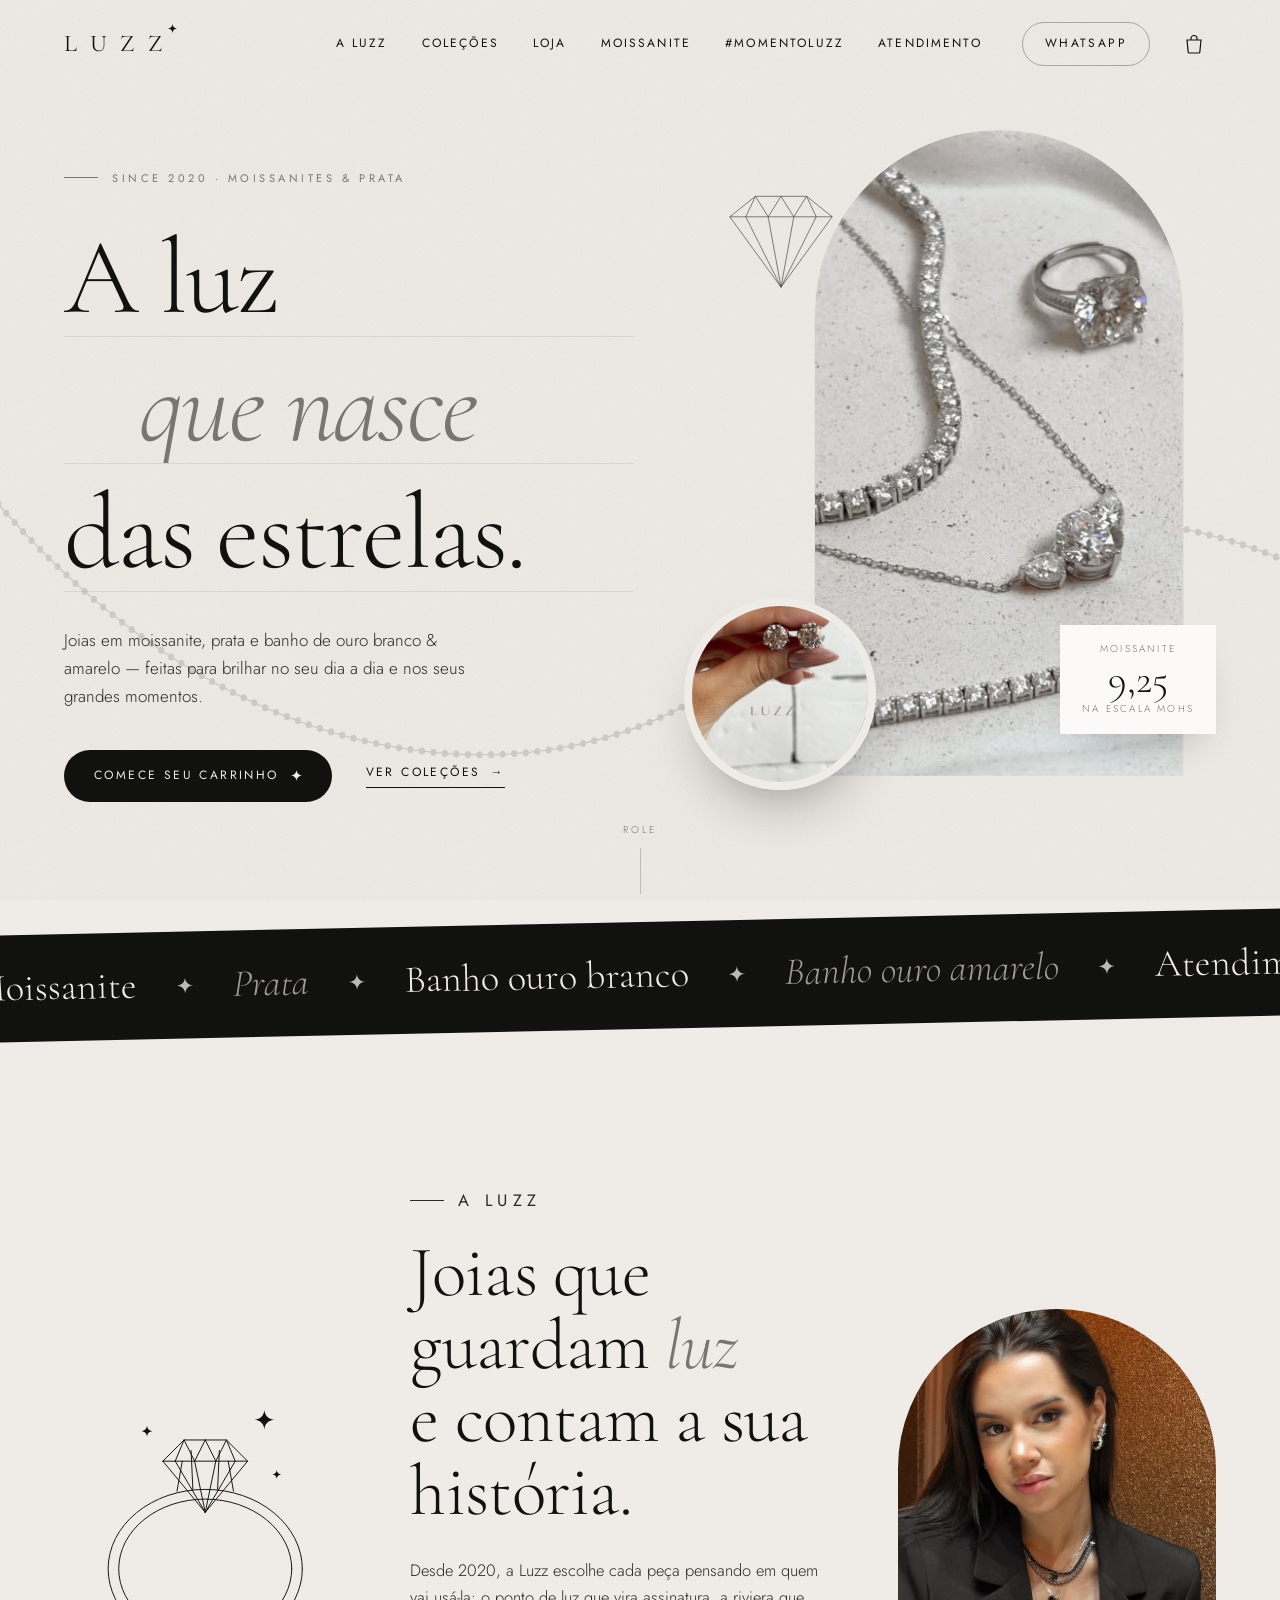
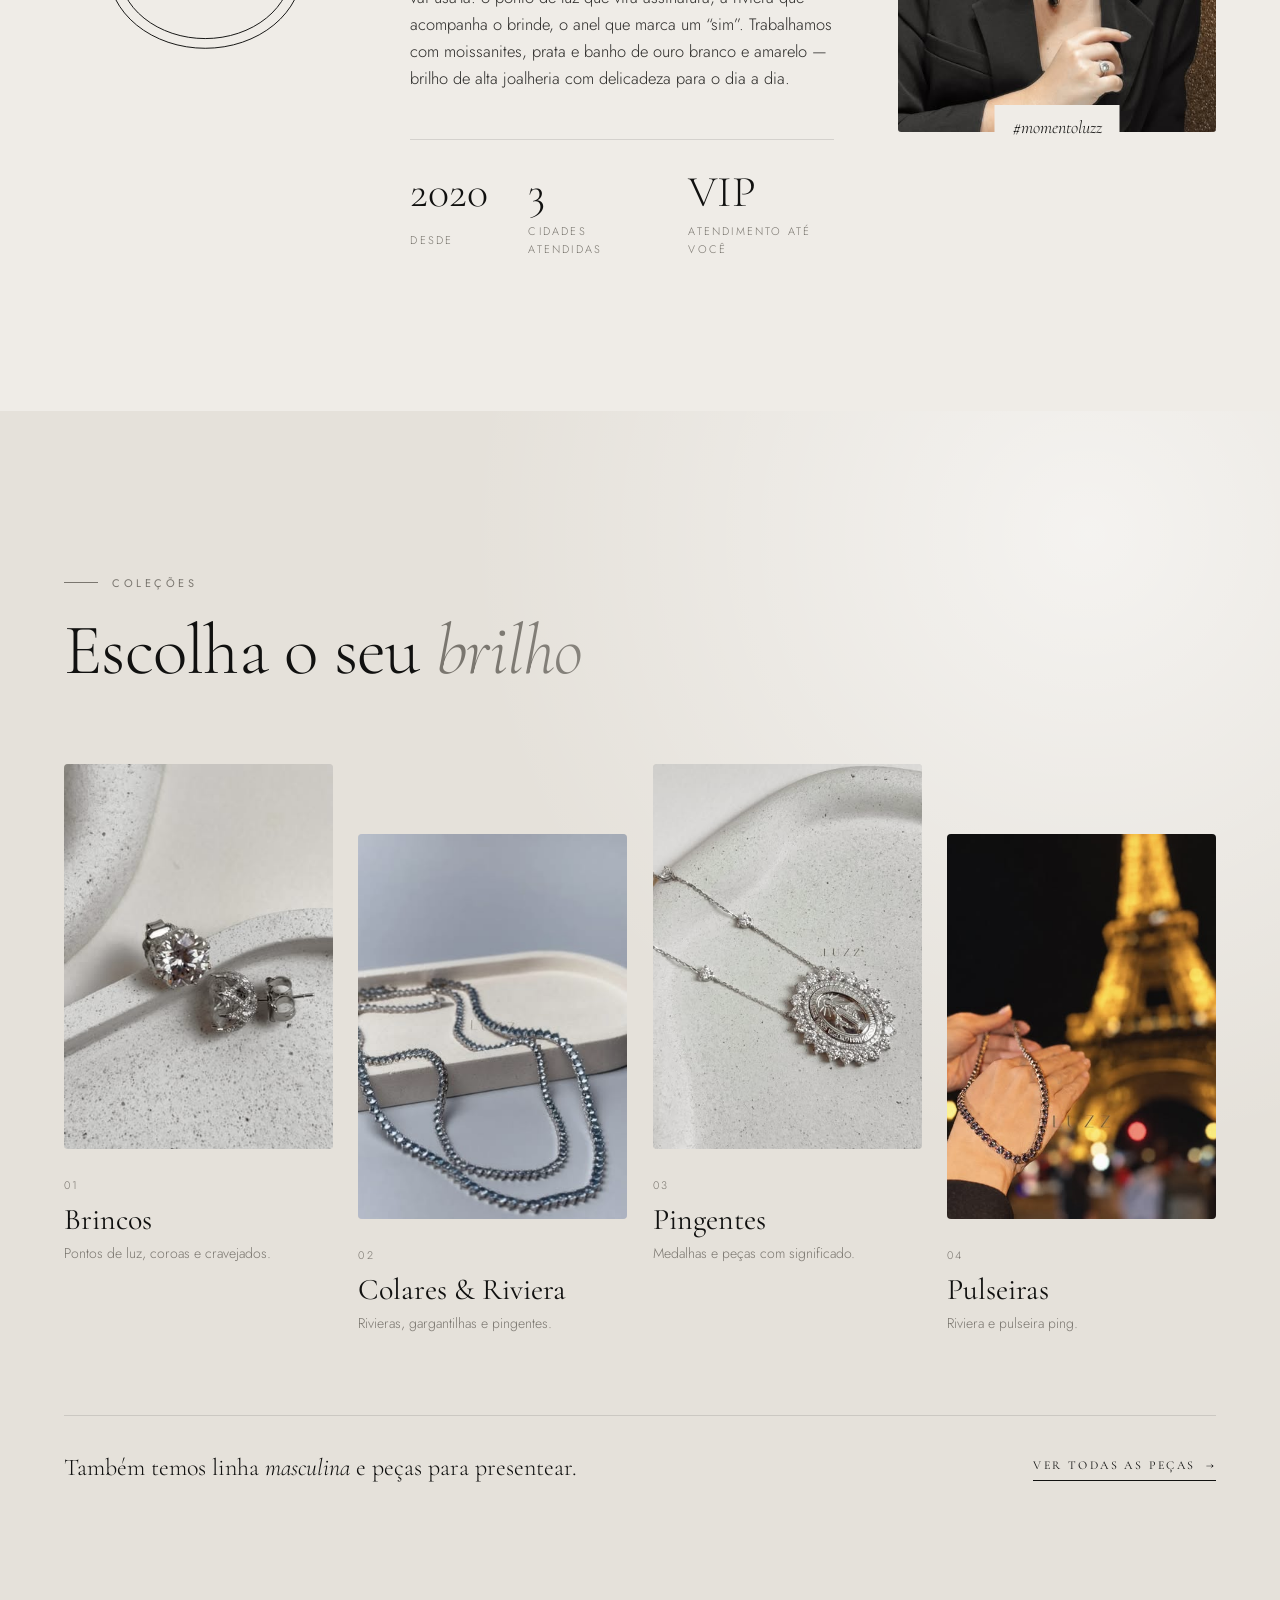
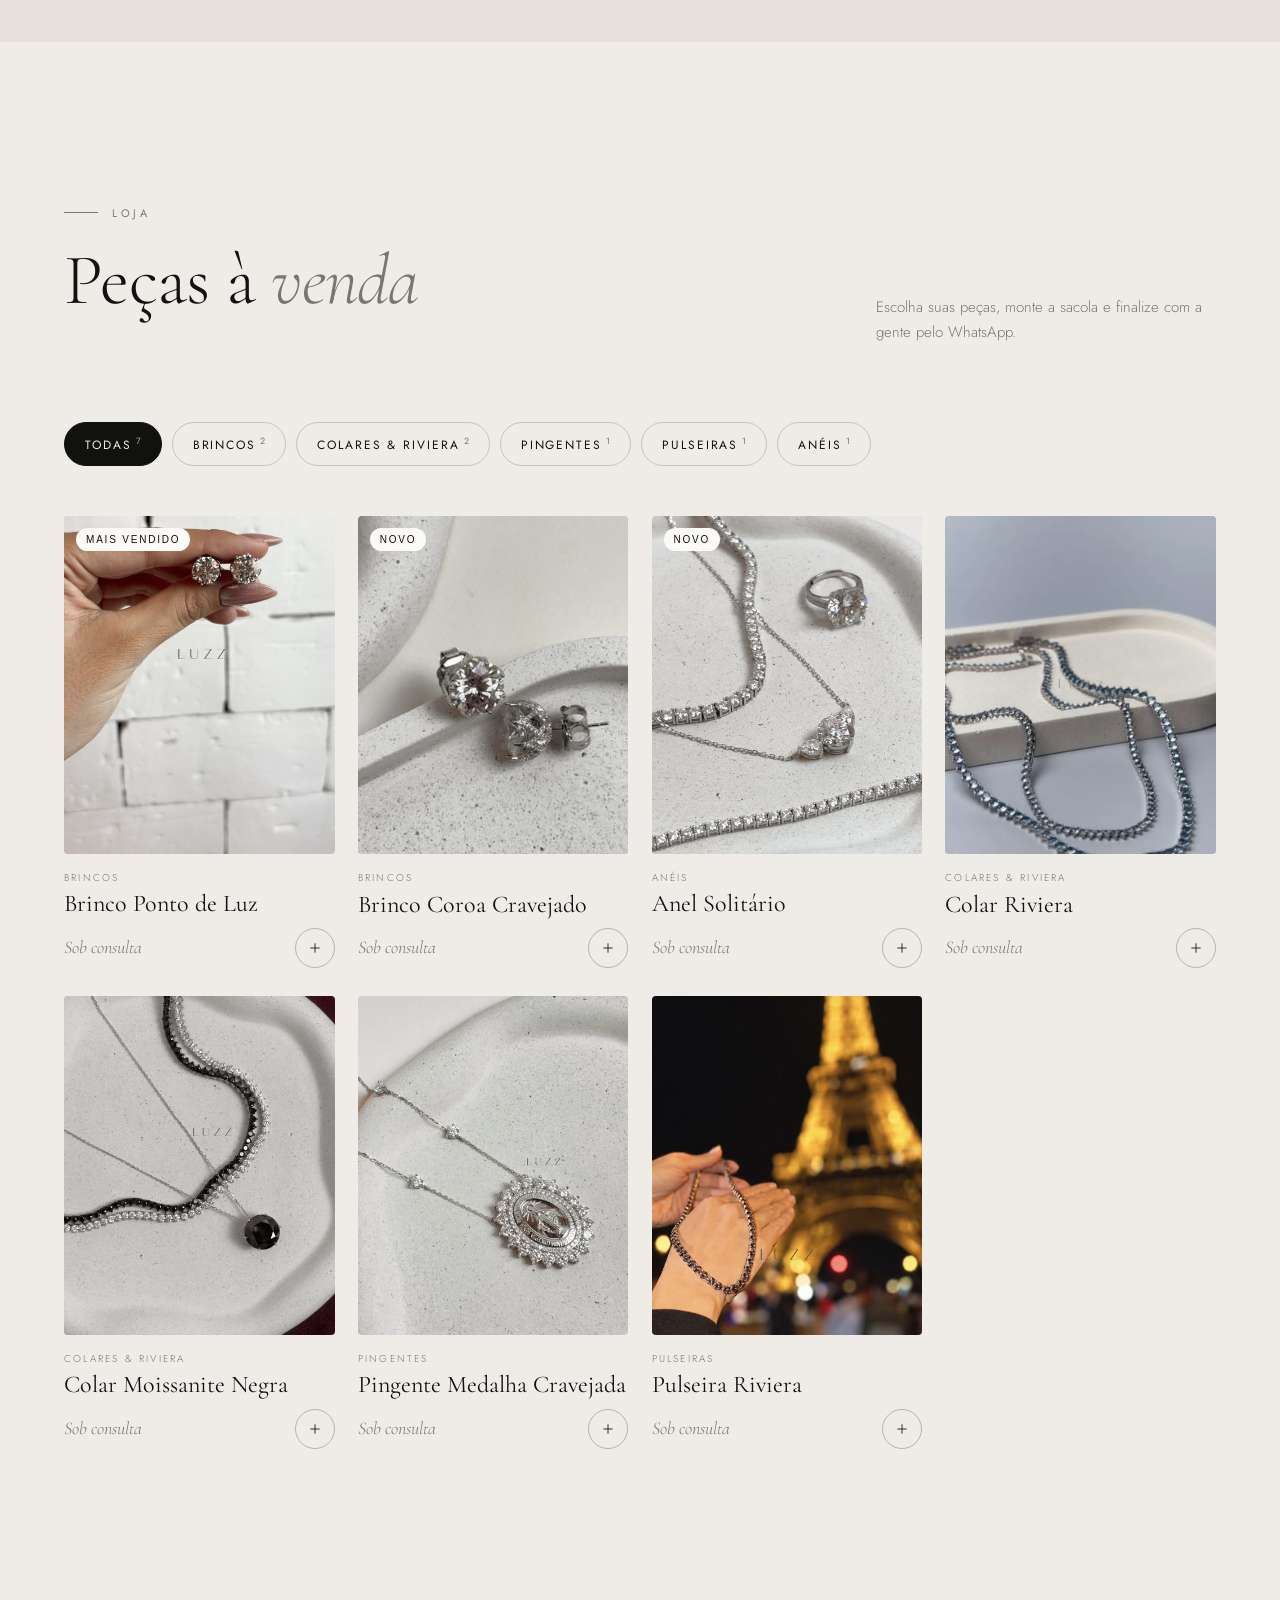
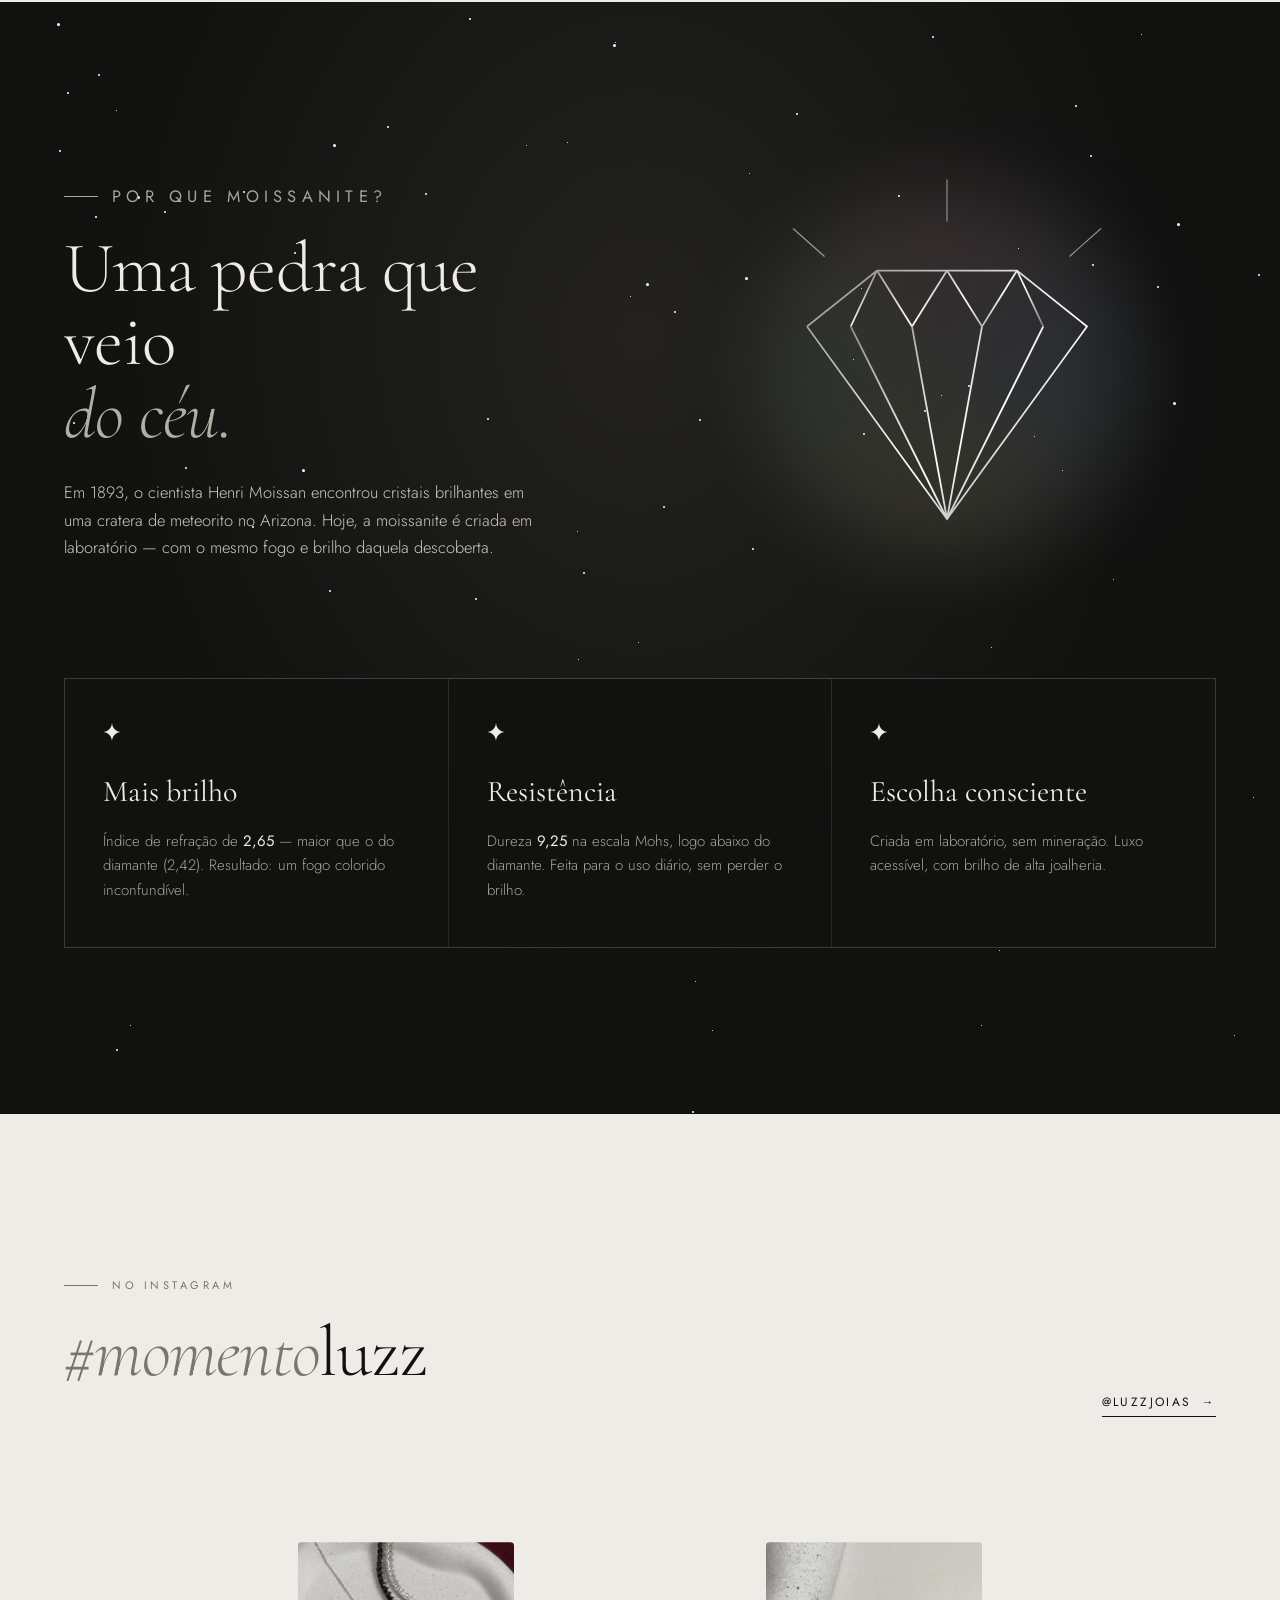
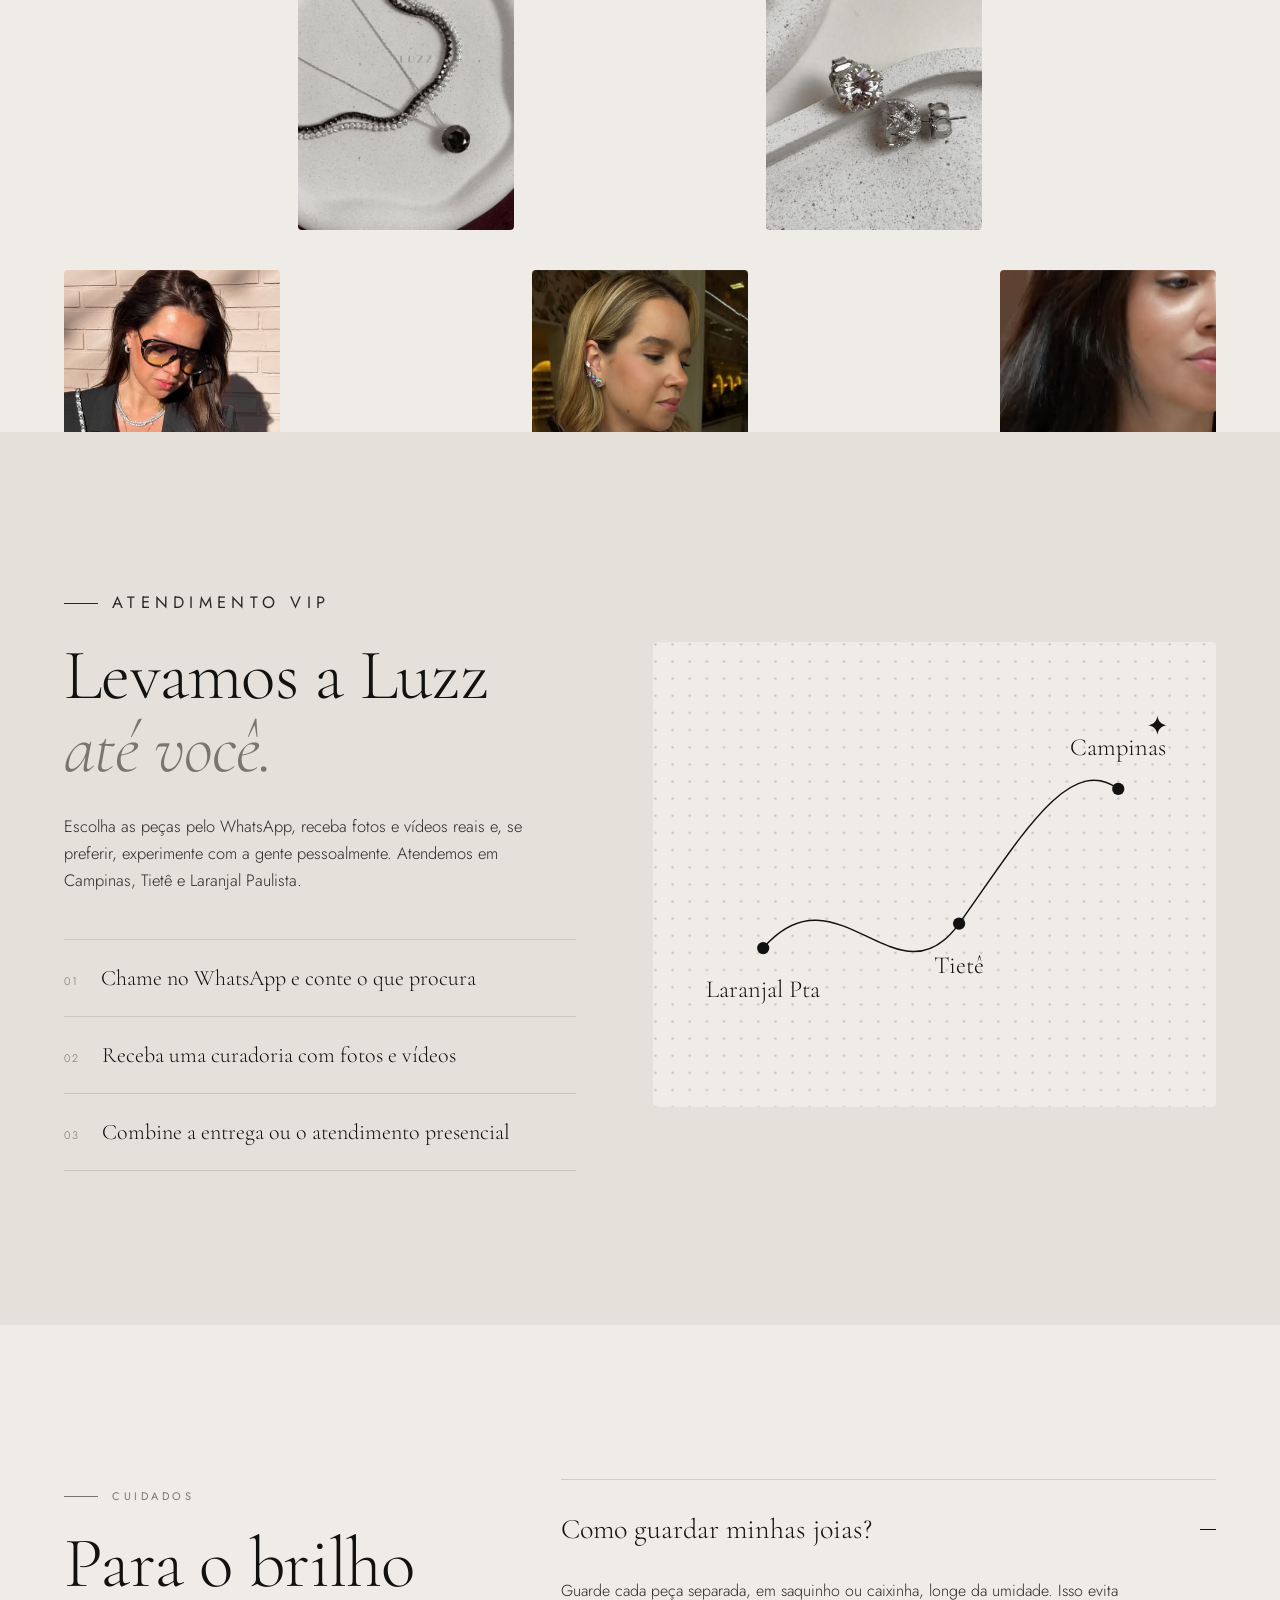
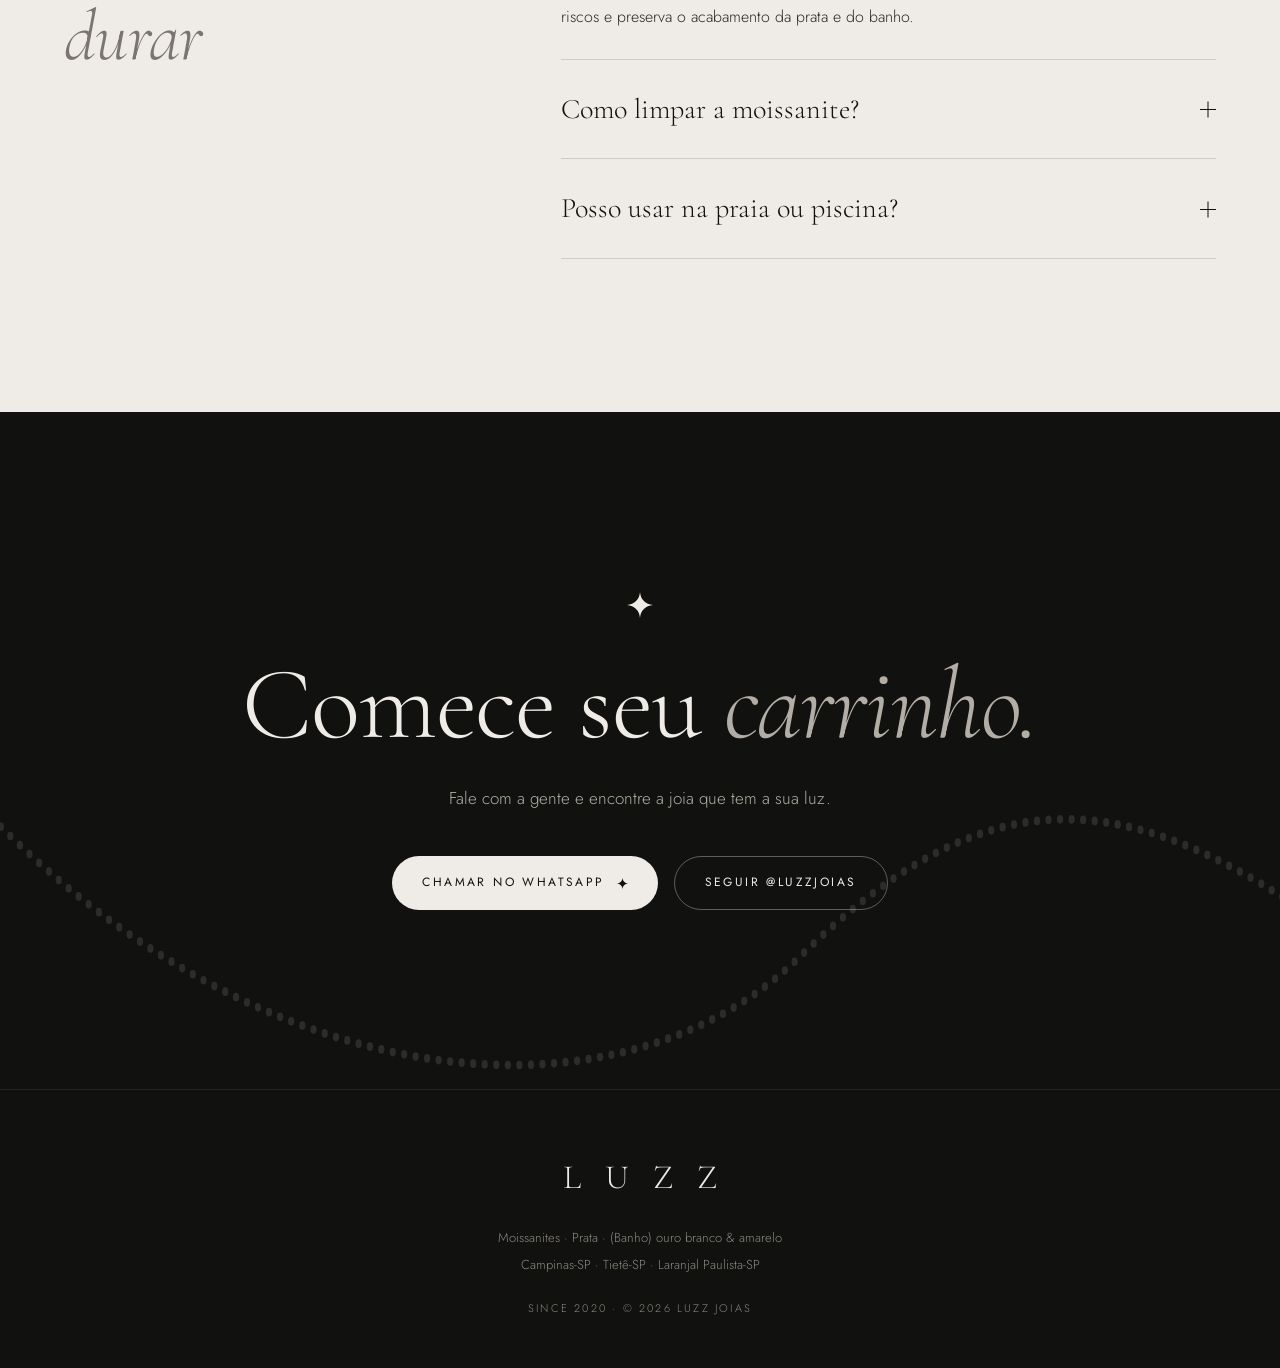
<file: index.html>
<!DOCTYPE html>
<html lang="pt-BR">
<head>
  <meta charset="UTF-8" />
  <meta name="viewport" content="width=device-width, initial-scale=1.0" />
  <title>Luzz Joias — Moissanites, Prata & Banho de Ouro</title>
  <meta name="description" content="Luzz Joias — Moissanites, prata e banho de ouro branco & amarelo. Atendimento VIP em Campinas, Tietê e Laranjal Paulista. Since 2020." />
  <link rel="preconnect" href="https://fonts.googleapis.com" />
  <link rel="preconnect" href="https://fonts.gstatic.com" crossorigin />
  <link href="https://fonts.googleapis.com/css2?family=Cormorant+Garamond:ital,wght@0,300;0,400;0,500;1,300;1,400&family=Jost:wght@300;400;500&display=swap" rel="stylesheet" />
  <link rel="stylesheet" href="styles.css" />
</head>
<body>

  <!-- Símbolos reutilizáveis -->
  <svg width="0" height="0" style="position:absolute" aria-hidden="true">
    <defs>
      <symbol id="sparkle" viewBox="0 0 24 24">
        <path d="M12 0C12.6 7 17 11.4 24 12C17 12.6 12.6 17 12 24C11.4 17 7 12.6 0 12C7 11.4 11.4 7 12 0Z" fill="currentColor"/>
      </symbol>
      <linearGradient id="silver" x1="0" y1="0" x2="1" y2="1">
        <stop offset="0" stop-color="#8d8d8d"/>
        <stop offset=".45" stop-color="#e9e9e9"/>
        <stop offset=".6" stop-color="#ffffff"/>
        <stop offset="1" stop-color="#7a7a7a"/>
      </linearGradient>
    </defs>
  </svg>

  <!-- Loader -->
  <div class="loader" id="loader" aria-hidden="true">
    <div class="loader__inner">
      <svg class="loader__gem" viewBox="0 0 200 190">
        <g class="draw" fill="none" stroke="currentColor" stroke-width="1">
          <path d="M20 70 L60 38 L140 38 L180 70 L100 180 Z"/>
          <path d="M20 70 H180"/>
          <path d="M60 38 L45 70 M60 38 L80 70 M100 38 L80 70 M100 38 L120 70 M140 38 L120 70 M140 38 L155 70"/>
          <path d="M45 70 L100 180 M80 70 L100 180 M120 70 L100 180 M155 70 L100 180"/>
        </g>
      </svg>
      <div class="loader__word"><span>L</span><span>U</span><span>Z</span><span>Z</span></div>
    </div>
  </div>

  <!-- Cursor brilho -->
  <div class="cursor" id="cursor" aria-hidden="true"></div>

  <!-- Header -->
  <header class="header" id="header">
    <a href="#inicio" class="logo" aria-label="Luzz — início">
      L<span class="logo__u">U</span>ZZ
      <svg class="logo__spark"><use href="#sparkle"/></svg>
    </a>
    <nav class="nav" id="nav">
      <a href="#sobre">A Luzz</a>
      <a href="#colecoes">Coleções</a>
      <a href="#loja">Loja</a>
      <a href="#moissanite">Moissanite</a>
      <a href="#momento">#momentoluzz</a>
      <a href="#atendimento">Atendimento</a>
    </nav>
    <a class="btn btn--ghost header__cta" href="https://wa.me/message/NUPQV2P2MQB6P1" target="_blank" rel="noopener">WhatsApp</a>
    <button class="cart-btn" id="cartBtn" aria-label="Abrir sacola">
      <svg viewBox="0 0 24 24" fill="none" stroke="currentColor" stroke-width="1.2"><path d="M5 8h14l-1.2 12.2a1 1 0 0 1-1 .8H7.2a1 1 0 0 1-1-.8L5 8Z"/><path d="M9 8V6.5a3 3 0 0 1 6 0V8"/></svg>
      <span class="cart-btn__count" id="cartCount">0</span>
    </button>
    <button class="menu-btn" id="menuBtn" aria-label="Abrir menu"><span></span><span></span></button>
  </header>

  <main>
    <!-- HERO -->
    <section class="hero" id="inicio">
      <div class="hero__sparkles" aria-hidden="true">
        <svg style="--x:8%;--y:22%;--s:14px;--d:0s"><use href="#sparkle"/></svg>
        <svg style="--x:46%;--y:12%;--s:10px;--d:1.2s"><use href="#sparkle"/></svg>
        <svg style="--x:38%;--y:82%;--s:18px;--d:.6s"><use href="#sparkle"/></svg>
        <svg style="--x:92%;--y:18%;--s:12px;--d:2s"><use href="#sparkle"/></svg>
        <svg style="--x:88%;--y:86%;--s:9px;--d:1.6s"><use href="#sparkle"/></svg>
        <svg style="--x:4%;--y:70%;--s:8px;--d:2.4s"><use href="#sparkle"/></svg>
      </div>

      <!-- colar riviera ilustrado -->
      <svg class="hero__chain" viewBox="0 0 1440 400" preserveAspectRatio="none" aria-hidden="true">
        <path class="chain chain--line" d="M-20 60 C 260 360, 620 380, 820 250 S 1200 40, 1460 140"/>
        <path class="chain chain--beads" d="M-20 60 C 260 360, 620 380, 820 250 S 1200 40, 1460 140"/>
      </svg>

      <div class="hero__text">
        <p class="eyebrow reveal">Since 2020 · Moissanites & Prata</p>
        <h1 class="hero__title">
          <span class="line"><span>A luz</span></span>
          <span class="line"><span><em>que nasce</em></span></span>
          <span class="line"><span>das estrelas.</span></span>
        </h1>
        <p class="hero__lead reveal">Joias em moissanite, prata e banho de ouro branco &amp; amarelo — feitas para brilhar no seu dia a dia e nos seus grandes momentos.</p>
        <div class="hero__actions reveal">
          <a class="btn btn--dark" href="https://wa.me/message/NUPQV2P2MQB6P1" target="_blank" rel="noopener">
            Comece seu carrinho
            <svg class="btn__spark"><use href="#sparkle"/></svg>
          </a>
          <a class="link-arrow" href="#colecoes">Ver coleções <span>→</span></a>
        </div>
      </div>

      <div class="hero__media">
        <figure class="arch arch--main" data-parallax="0.06">
          <img src="images/anel-riviera.jpg" alt="Anel solitário de moissanite e colares riviera em prata sobre bandeja de pedra" />
        </figure>
        <figure class="bubble" data-parallax="-0.1">
          <img src="images/brincos-mao.jpg" alt="Brincos ponto de luz em moissanite na mão" />
        </figure>
        <svg class="hero__gem" viewBox="0 0 200 190" data-parallax="0.16" aria-hidden="true">
          <g fill="none" stroke="currentColor" stroke-width="1">
            <path d="M20 70 L60 38 L140 38 L180 70 L100 180 Z"/>
            <path d="M20 70 H180"/>
            <path d="M60 38 L45 70 M60 38 L80 70 M100 38 L80 70 M100 38 L120 70 M140 38 L120 70 M140 38 L155 70"/>
            <path d="M45 70 L100 180 M80 70 L100 180 M120 70 L100 180 M155 70 L100 180"/>
          </g>
        </svg>
        <div class="hero__tag" data-parallax="-0.05">
          <span>Moissanite</span>
          <strong>9,25</strong>
          <span>na escala Mohs</span>
        </div>
      </div>

      <a href="#sobre" class="scroll-hint" aria-label="Rolar para baixo">
        <span>role</span><i></i>
      </a>
    </section>

    <!-- MARQUEE -->
    <div class="marquee" aria-hidden="true">
      <div class="marquee__track">
        <span>Moissanite</span><svg><use href="#sparkle"/></svg>
        <span><em>Prata</em></span><svg><use href="#sparkle"/></svg>
        <span>Banho ouro branco</span><svg><use href="#sparkle"/></svg>
        <span><em>Banho ouro amarelo</em></span><svg><use href="#sparkle"/></svg>
        <span>Atendimento VIP</span><svg><use href="#sparkle"/></svg>
        <span>Moissanite</span><svg><use href="#sparkle"/></svg>
        <span><em>Prata</em></span><svg><use href="#sparkle"/></svg>
        <span>Banho ouro branco</span><svg><use href="#sparkle"/></svg>
        <span><em>Banho ouro amarelo</em></span><svg><use href="#sparkle"/></svg>
        <span>Atendimento VIP</span><svg><use href="#sparkle"/></svg>
      </div>
    </div>

    <!-- SOBRE -->
    <section class="about section" id="sobre">
      <div class="about__illus" aria-hidden="true">
        <svg viewBox="0 0 320 360" class="ring-illus">
          <g fill="none" stroke="currentColor" stroke-width="1.1" stroke-linecap="round">
            <!-- aro -->
            <ellipse class="draw-on-scroll" cx="160" cy="240" rx="110" ry="90"/>
            <ellipse class="draw-on-scroll" cx="160" cy="240" rx="98" ry="79"/>
            <!-- garras -->
            <path class="draw-on-scroll" d="M128 152 L134 118 M192 152 L186 118 M146 150 L144 106 M174 150 L176 106"/>
            <!-- pedra -->
            <path class="draw-on-scroll" d="M112 118 L136 94 L184 94 L208 118 L160 176 Z"/>
            <path class="draw-on-scroll" d="M112 118 H208 M136 94 L126 118 M136 94 L148 118 M160 94 L148 118 M160 94 L172 118 M184 94 L172 118 M184 94 L194 118 M126 118 L160 176 M148 118 L160 176 M172 118 L160 176 M194 118 L160 176"/>
          </g>
          <g class="twinkle-group" fill="currentColor">
            <use href="#sparkle" x="216" y="60" width="22" height="22"/>
            <use href="#sparkle" x="88" y="78" width="12" height="12"/>
            <use href="#sparkle" x="236" y="128" width="10" height="10"/>
          </g>
        </svg>
      </div>

      <div class="about__text">
        <p class="eyebrow reveal">A Luzz</p>
        <h2 class="title reveal">Joias que guardam <em>luz</em><br/>e contam a sua história.</h2>
        <p class="reveal">Desde 2020, a Luzz escolhe cada peça pensando em quem vai usá-la: o ponto de luz que vira assinatura, a riviera que acompanha o brinde, o anel que marca um “sim”. Trabalhamos com moissanites, prata e banho de ouro branco e amarelo — brilho de alta joalheria com delicadeza para o dia a dia.</p>
        <ul class="about__stats reveal">
          <li><strong data-count="2020">2020</strong><span>desde</span></li>
          <li><strong>3</strong><span>cidades atendidas</span></li>
          <li><strong>VIP</strong><span>atendimento até você</span></li>
        </ul>
      </div>

      <figure class="about__photo reveal-img">
        <img src="images/modelo-blazer.jpg" alt="Modelo usando colares em moissanite negra e prata" loading="lazy" />
        <figcaption>#momentoluzz</figcaption>
      </figure>
    </section>

    <!-- COLEÇÕES -->
    <section class="collections section" id="colecoes">
      <div class="section__head">
        <p class="eyebrow reveal">Coleções</p>
        <h2 class="title reveal">Escolha o seu <em>brilho</em></h2>
      </div>

      <div class="collections__grid">
        <a class="card reveal-card" href="#loja" data-filter-link="brincos">
          <div class="card__img"><img src="images/brincos-pedra.jpg" alt="Brincos ponto de luz em moissanite" loading="lazy" /></div>
          <div class="card__body"><span class="card__num">01</span><h3>Brincos</h3><p>Pontos de luz, coroas e cravejados.</p></div>
        </a>
        <a class="card reveal-card" href="#loja" data-filter-link="colares">
          <div class="card__img"><img src="images/correntes.jpg" alt="Colares riviera em prata" loading="lazy" /></div>
          <div class="card__body"><span class="card__num">02</span><h3>Colares &amp; Riviera</h3><p>Rivieras, gargantilhas e pingentes.</p></div>
        </a>
        <a class="card reveal-card" href="#loja" data-filter-link="pingentes">
          <div class="card__img"><img src="images/medalha.jpg" alt="Colar com medalha cravejada" loading="lazy" /></div>
          <div class="card__body"><span class="card__num">03</span><h3>Pingentes</h3><p>Medalhas e peças com significado.</p></div>
        </a>
        <a class="card reveal-card" href="#loja" data-filter-link="pulseiras">
          <div class="card__img"><img src="images/paris.jpg" alt="Pulseira riviera com a Torre Eiffel ao fundo" loading="lazy" /></div>
          <div class="card__body"><span class="card__num">04</span><h3>Pulseiras</h3><p>Riviera e pulseira ping.</p></div>
        </a>
      </div>

      <div class="collections__more reveal">
        <span>Também temos linha <em>masculina</em> e peças para presentear.</span>
        <a class="link-arrow" href="#loja">Ver todas as peças <span>→</span></a>
      </div>
    </section>


    <!-- LOJA -->
    <section class="shop section" id="loja">
      <div class="section__head section__head--row">
        <div>
          <p class="eyebrow reveal">Loja</p>
          <h2 class="title reveal">Peças à <em>venda</em></h2>
        </div>
        <p class="shop__note reveal">Escolha suas peças, monte a sacola e finalize com a gente pelo WhatsApp.</p>
      </div>

      <div class="shop__filters reveal" id="shopFilters" role="tablist" aria-label="Filtrar por categoria"></div>
      <div class="shop__grid" id="shopGrid"></div>
      <p class="shop__empty" id="shopEmpty" hidden>Em breve, novas peças nesta categoria. <a href="https://wa.me/message/NUPQV2P2MQB6P1" target="_blank" rel="noopener">Pergunte no WhatsApp →</a></p>
    </section>

    <!-- MOISSANITE -->
    <section class="moissanite" id="moissanite">
      <div class="moissanite__stars" id="stars" aria-hidden="true"></div>

      <div class="moissanite__inner">
        <div class="moissanite__head">
          <p class="eyebrow eyebrow--light reveal">Por que moissanite?</p>
          <h2 class="title title--light reveal">Uma pedra que veio<br/><em>do céu.</em></h2>
          <p class="reveal">Em 1893, o cientista Henri Moissan encontrou cristais brilhantes em uma cratera de meteorito no Arizona. Hoje, a moissanite é criada em laboratório — com o mesmo fogo e brilho daquela descoberta.</p>
        </div>

        <div class="gem-stage" aria-hidden="true">
          <svg viewBox="-20 -20 240 230" class="gem-big">
            <g fill="none" stroke="url(#silver)" stroke-width="1">
              <path class="draw-on-scroll" d="M20 70 L60 38 L140 38 L180 70 L100 180 Z"/>
              <path class="draw-on-scroll" d="M20 70 H180"/>
              <path class="draw-on-scroll" d="M60 38 L45 70 M60 38 L80 70 M100 38 L80 70 M100 38 L120 70 M140 38 L120 70 M140 38 L155 70"/>
              <path class="draw-on-scroll" d="M45 70 L100 180 M80 70 L100 180 M120 70 L100 180 M155 70 L100 180"/>
            </g>
            <g class="rays" stroke="#fff" stroke-width=".6" opacity=".55">
              <line x1="100" y1="10" x2="100" y2="-14"/>
              <line x1="170" y1="30" x2="188" y2="14"/>
              <line x1="30" y1="30" x2="12" y2="14"/>
            </g>
          </svg>
          <div class="gem-glow"></div>
        </div>

        <div class="facts">
          <article class="fact reveal-card">
            <span class="fact__icon"><svg><use href="#sparkle"/></svg></span>
            <h3>Mais brilho</h3>
            <p>Índice de refração de <strong>2,65</strong> — maior que o do diamante (2,42). Resultado: um fogo colorido inconfundível.</p>
          </article>
          <article class="fact reveal-card">
            <span class="fact__icon"><svg><use href="#sparkle"/></svg></span>
            <h3>Resistência</h3>
            <p>Dureza <strong>9,25</strong> na escala Mohs, logo abaixo do diamante. Feita para o uso diário, sem perder o brilho.</p>
          </article>
          <article class="fact reveal-card">
            <span class="fact__icon"><svg><use href="#sparkle"/></svg></span>
            <h3>Escolha consciente</h3>
            <p>Criada em laboratório, sem mineração. Luxo acessível, com brilho de alta joalheria.</p>
          </article>
        </div>
      </div>
    </section>

    <!-- MOMENTO LUZZ -->
    <section class="moment section" id="momento">
      <div class="section__head section__head--row">
        <div>
          <p class="eyebrow reveal">No Instagram</p>
          <h2 class="title reveal"><em>#momento</em>luzz</h2>
        </div>
        <a class="link-arrow reveal" href="https://www.instagram.com/luzzjoias/" target="_blank" rel="noopener">@luzzjoias <span>→</span></a>
      </div>

      <div class="gallery" id="gallery">
        <figure class="g g--tall reveal-img"><img src="images/modelo-oculos.jpg" alt="Modelo com colares de prata e bolsa metalizada" loading="lazy" /></figure>
        <figure class="g reveal-img"><img src="images/colar-negro.jpg" alt="Colares com moissanite negra" loading="lazy" /></figure>
        <figure class="g g--tall reveal-img"><img src="images/modelo-loira.jpg" alt="Modelo com colar e pulseira riviera" loading="lazy" /></figure>
        <figure class="g reveal-img"><img src="images/brincos-coroa.jpg" alt="Brincos coroa cravejados" loading="lazy" /></figure>
        <figure class="g g--tall reveal-img"><img src="images/modelo-colo.jpg" alt="Detalhe de colares no colo" loading="lazy" /></figure>
      </div>
    </section>

    <!-- ATENDIMENTO -->
    <section class="service section" id="atendimento">
      <div class="service__text">
        <p class="eyebrow reveal">Atendimento VIP</p>
        <h2 class="title reveal">Levamos a Luzz<br/><em>até você.</em></h2>
        <p class="reveal">Escolha as peças pelo WhatsApp, receba fotos e vídeos reais e, se preferir, experimente com a gente pessoalmente. Atendemos em Campinas, Tietê e Laranjal Paulista.</p>

        <ol class="steps reveal">
          <li><span>01</span>Chame no WhatsApp e conte o que procura</li>
          <li><span>02</span>Receba uma curadoria com fotos e vídeos</li>
          <li><span>03</span>Combine a entrega ou o atendimento presencial</li>
        </ol>
      </div>

      <div class="map" aria-label="Cidades atendidas: Campinas, Tietê e Laranjal Paulista">
        <svg viewBox="0 0 460 380" class="map__svg">
          <defs>
            <pattern id="dots" width="14" height="14" patternUnits="userSpaceOnUse">
              <circle cx="2" cy="2" r="1" fill="currentColor" opacity=".18"/>
            </pattern>
          </defs>
          <rect width="460" height="380" fill="url(#dots)"/>
          <path class="route draw-on-scroll" d="M90 250 C 150 180, 200 300, 250 230 S 340 90, 380 120" fill="none" stroke="currentColor" stroke-width="1.2" stroke-dasharray="1 0"/>
          <g class="pin" style="--d:.2s"><circle cx="90" cy="250" r="16" class="pin__halo"/><circle cx="90" cy="250" r="5"/><text x="90" y="290">Laranjal Pta</text></g>
          <g class="pin" style="--d:.6s"><circle cx="250" cy="230" r="16" class="pin__halo"/><circle cx="250" cy="230" r="5"/><text x="250" y="270">Tietê</text></g>
          <g class="pin" style="--d:1s"><circle cx="380" cy="120" r="16" class="pin__halo"/><circle cx="380" cy="120" r="5"/><text x="380" y="92">Campinas</text></g>
          <use href="#sparkle" x="404" y="60" width="16" height="16" class="map__spark"/>
        </svg>
        <figure class="map__photo reveal-img">
          <img src="images/brincos-mao.jpg" alt="Brincos de moissanite na palma da mão" loading="lazy" />
        </figure>
      </div>
    </section>

    <!-- CUIDADOS -->
    <section class="care section">
      <div class="section__head">
        <p class="eyebrow reveal">Cuidados</p>
        <h2 class="title reveal">Para o brilho <em>durar</em></h2>
      </div>
      <div class="care__list">
        <details class="reveal" open>
          <summary>Como guardar minhas joias?<span></span></summary>
          <p>Guarde cada peça separada, em saquinho ou caixinha, longe da umidade. Isso evita riscos e preserva o acabamento da prata e do banho.</p>
        </details>
        <details class="reveal">
          <summary>Como limpar a moissanite?<span></span></summary>
          <p>Água morna, sabão neutro e uma escovinha macia. Seque com um pano de microfibra — o brilho volta na hora.</p>
        </details>
        <details class="reveal">
          <summary>Posso usar na praia ou piscina?<span></span></summary>
          <p>Evite contato com cloro, água do mar, perfumes e cremes. Coloque as joias por último e tire primeiro.</p>
        </details>
      </div>
    </section>

    <!-- CTA FINAL -->
    <section class="cta" id="contato">
      <svg class="cta__chain" viewBox="0 0 1440 300" preserveAspectRatio="none" aria-hidden="true">
        <path class="chain chain--beads chain--light" d="M-20 40 C 300 280, 700 300, 900 160 S 1250 20, 1460 120"/>
      </svg>
      <div class="cta__inner">
        <svg class="cta__spark"><use href="#sparkle"/></svg>
        <h2 class="title title--light reveal">Comece seu <em>carrinho.</em></h2>
        <p class="reveal">Fale com a gente e encontre a joia que tem a sua luz.</p>
        <div class="cta__actions reveal">
          <a class="btn btn--light" href="https://wa.me/message/NUPQV2P2MQB6P1" target="_blank" rel="noopener">Chamar no WhatsApp <svg class="btn__spark"><use href="#sparkle"/></svg></a>
          <a class="btn btn--ghost-light" href="https://www.instagram.com/luzzjoias/" target="_blank" rel="noopener">Seguir @luzzjoias</a>
        </div>
      </div>
    </section>
  </main>

  <footer class="footer">
    <div class="footer__logo">LUZZ</div>
    <p>Moissanites · Prata · (Banho) ouro branco &amp; amarelo</p>
    <p>Campinas-SP · Tietê-SP · Laranjal Paulista-SP</p>
    <p class="footer__small">Since 2020 · © <span id="year"></span> Luzz Joias</p>
  </footer>


  <!-- Detalhe da peça -->
  <div class="modal" id="productModal" aria-hidden="true">
    <div class="modal__backdrop" data-close></div>
    <div class="modal__panel" role="dialog" aria-modal="true" aria-labelledby="pmName">
      <button class="icon-close" data-close aria-label="Fechar">×</button>
      <figure class="modal__img"><img id="pmImg" alt="" /></figure>
      <div class="modal__info">
        <p class="eyebrow" id="pmCat"></p>
        <h3 id="pmName"></h3>
        <p class="modal__price" id="pmPrice"></p>
        <p class="modal__desc" id="pmDesc"></p>
        <div class="field" id="pmMatWrap">
          <span class="field__label">Material</span>
          <div class="chips" id="pmMats"></div>
        </div>
        <div class="field">
          <span class="field__label">Quantidade</span>
          <div class="qty"><button type="button" id="pmMinus" aria-label="Diminuir">−</button><span id="pmQty">1</span><button type="button" id="pmPlus" aria-label="Aumentar">+</button></div>
        </div>
        <button class="btn btn--dark btn--block" id="pmAdd">Adicionar à sacola <svg class="btn__spark"><use href="#sparkle"/></svg></button>
      </div>
    </div>
  </div>

  <!-- Sacola -->
  <aside class="drawer" id="cartDrawer" aria-hidden="true">
    <div class="drawer__backdrop" data-close-cart></div>
    <div class="drawer__panel" role="dialog" aria-modal="true" aria-label="Sacola">
      <div class="drawer__head">
        <h3>Sua sacola</h3>
        <button class="icon-close" data-close-cart aria-label="Fechar">×</button>
      </div>
      <div class="drawer__items" id="cartItems"></div>
      <div class="drawer__empty" id="cartEmpty">
        <svg><use href="#sparkle"/></svg>
        <p>Sua sacola está vazia.</p>
        <a href="#loja" class="link-arrow" data-close-cart>Ver peças <span>→</span></a>
      </div>
      <div class="drawer__foot" id="cartFoot">
        <div class="drawer__total"><span>Total</span><strong id="cartTotal"></strong></div>
        <p class="drawer__hint" id="cartHint"></p>
        <button class="btn btn--dark btn--block" id="checkoutBtn">Finalizar pelo WhatsApp <svg class="btn__spark"><use href="#sparkle"/></svg></button>
      </div>
    </div>
  </aside>

  <div class="toast" id="toast" role="status" aria-live="polite"></div>

  <script src="products.js"></script>
  <script src="script.js"></script>
  <script src="shop.js"></script>
</body>
</html>
</file>
<file: styles.css>
/* ================================================
   LUZZ JOIAS — estilo
   Paleta inspirada no feed: pedra clara, grafite, prata
   ================================================ */
:root {
  --stone: #efece7;
  --stone-2: #e5e1da;
  --stone-3: #d6d1c8;
  --ink: #111110;
  --ink-2: #2a2927;
  --mute: #7a766f;
  --silver: #b9b9b9;
  --white: #fbfaf8;
  --serif: "Cormorant Garamond", "Times New Roman", serif;
  --sans: "Jost", "Helvetica Neue", Arial, sans-serif;
  --ease: cubic-bezier(.2, .7, .1, 1);
  --pad: clamp(20px, 5vw, 80px);
}

*,
*::before,
*::after { box-sizing: border-box; margin: 0; padding: 0; }

html { scroll-behavior: smooth; overflow-x: hidden; }

body {
  font-family: var(--sans);
  font-weight: 300;
  color: var(--ink);
  background: var(--stone);
  line-height: 1.65;
  overflow-x: hidden;
  -webkit-font-smoothing: antialiased;
}
body.is-loading { overflow: hidden; }

/* textura de pedra (como as bandejas das fotos) */
body::before {
  content: "";
  position: fixed;
  inset: 0;
  pointer-events: none;
  z-index: 1;
  opacity: .5;
  mix-blend-mode: multiply;
  background-image: url("data:image/svg+xml,%3Csvg xmlns='http://www.w3.org/2000/svg' width='220' height='220'%3E%3Cfilter id='n'%3E%3CfeTurbulence type='fractalNoise' baseFrequency='.9' numOctaves='2' stitchTiles='stitch'/%3E%3CfeColorMatrix values='0 0 0 0 .45 0 0 0 0 .43 0 0 0 0 .4 0 0 0 .22 0'/%3E%3C/filter%3E%3Crect width='100%25' height='100%25' filter='url(%23n)'/%3E%3C/svg%3E");
}

img { display: block; max-width: 100%; }
a { color: inherit; text-decoration: none; }
em { font-style: italic; font-family: var(--serif); font-weight: 300; }

::selection { background: var(--ink); color: var(--stone); }

/* ---------- Loader ---------- */
.loader {
  position: fixed;
  inset: 0;
  z-index: 100;
  display: grid;
  place-items: center;
  background: var(--ink);
  color: var(--stone);
  transition: clip-path 1.1s var(--ease), visibility 0s 1.1s;
  clip-path: inset(0 0 0 0);
}
.loader.is-done { clip-path: inset(0 0 100% 0); visibility: hidden; }
.loader__inner { display: grid; justify-items: center; gap: 28px; }
.loader__gem { width: 90px; color: var(--silver); }
.loader__gem .draw path {
  stroke-dasharray: 600;
  stroke-dashoffset: 600;
  animation: draw 1.8s var(--ease) forwards;
}
.loader__word {
  font-family: var(--serif);
  font-weight: 300;
  font-size: 28px;
  letter-spacing: .7em;
  padding-left: .7em;
  display: flex;
}
.loader__word span {
  opacity: 0;
  transform: translateY(10px);
  animation: rise .9s var(--ease) forwards;
}
.loader__word span:nth-child(1) { animation-delay: .5s; }
.loader__word span:nth-child(2) { animation-delay: .62s; }
.loader__word span:nth-child(3) { animation-delay: .74s; }
.loader__word span:nth-child(4) { animation-delay: .86s; }

@keyframes draw { to { stroke-dashoffset: 0; } }
@keyframes rise { to { opacity: 1; transform: none; } }

/* ---------- Cursor ---------- */
.cursor {
  position: fixed;
  top: 0; left: 0;
  width: 30px; height: 30px;
  margin: -15px 0 0 -15px;
  border: 1px solid rgba(17,17,16,.35);
  border-radius: 50%;
  pointer-events: none;
  z-index: 90;
  transition: width .35s var(--ease), height .35s var(--ease), margin .35s var(--ease), background .35s, border-color .35s;
  mix-blend-mode: difference;
  border-color: rgba(255,255,255,.7);
  opacity: 0;
}
.cursor.is-on { opacity: 1; }
.cursor.is-hover { width: 64px; height: 64px; margin: -32px 0 0 -32px; background: rgba(255,255,255,.95); }
.trail {
  position: fixed;
  pointer-events: none;
  z-index: 89;
  width: 10px; height: 10px;
  color: #b8b3aa;
  animation: trail 900ms var(--ease) forwards;
}
@keyframes trail {
  0% { opacity: .9; transform: translate(-50%, -50%) scale(1) rotate(0); }
  100% { opacity: 0; transform: translate(-50%, 20px) scale(.2) rotate(90deg); }
}
@media (hover: none) { .cursor, .trail { display: none; } }

/* ---------- Header ---------- */
.header {
  position: fixed;
  top: 0; left: 0; right: 0;
  z-index: 50;
  display: flex;
  align-items: center;
  gap: 40px;
  padding: 22px var(--pad);
  transition: padding .5s var(--ease), color .5s;
  isolation: isolate;
}
/* o fundo com blur fica num pseudo-elemento para não prender o menu mobile (position: fixed) */
.header::before {
  content: "";
  position: absolute;
  inset: 0;
  z-index: -2;
  opacity: 0;
  background: rgba(239,236,231,.78);
  backdrop-filter: blur(14px);
  -webkit-backdrop-filter: blur(14px);
  box-shadow: 0 1px 0 rgba(17,17,16,.06);
  transition: opacity .5s, background .5s;
}
.header.is-scrolled { padding-top: 14px; padding-bottom: 14px; }
.header.is-scrolled::before { opacity: 1; }
.header.is-dark { color: var(--stone); }
.header.is-dark::before { background: rgba(17,17,16,.72); box-shadow: 0 1px 0 rgba(239,236,231,.08); }
.header.is-dark .logo__spark { color: var(--stone); }
.header.is-dark .btn--ghost { border-color: rgba(239,236,231,.35); }
.header.is-dark .btn--ghost:hover { background: var(--stone); color: var(--ink); }
.header.is-dark .menu-btn span { background: var(--stone); }
.logo {
  position: relative;
  font-family: var(--serif);
  font-weight: 400;
  font-size: 24px;
  letter-spacing: .55em;
  line-height: 1;
}
.logo__spark {
  position: absolute;
  width: 9px; height: 9px;
  top: -8px; right: -2px;
  color: var(--ink);
  animation: twinkle 3.4s ease-in-out infinite;
}
.nav { display: flex; gap: 34px; margin-left: auto; }
.nav a {
  position: relative;
  font-size: 12px;
  letter-spacing: .18em;
  text-transform: uppercase;
  font-weight: 400;
}
.nav a::after {
  content: "";
  position: absolute;
  left: 0; bottom: -4px;
  width: 100%; height: 1px;
  background: currentColor;
  transform: scaleX(0);
  transform-origin: right;
  transition: transform .5s var(--ease);
}
.nav a:hover::after { transform: scaleX(1); transform-origin: left; }
.menu-btn { display: none; }

/* ---------- Botões ---------- */
.btn {
  position: relative;
  display: inline-flex;
  align-items: center;
  gap: 12px;
  padding: 16px 30px;
  font-family: var(--sans);
  font-size: 12px;
  font-weight: 400;
  letter-spacing: .2em;
  text-transform: uppercase;
  border-radius: 100px;
  overflow: hidden;
  transition: transform .4s var(--ease), color .4s, background .4s, border-color .4s;
  isolation: isolate;
}
.btn::before {
  content: "";
  position: absolute;
  inset: 0;
  z-index: -1;
  background: linear-gradient(110deg, transparent 30%, rgba(255,255,255,.45) 50%, transparent 70%);
  transform: translateX(-120%);
  transition: transform .9s var(--ease);
}
.btn:hover::before { transform: translateX(120%); }
.btn:hover { transform: translateY(-2px); }
.btn__spark { width: 11px; height: 11px; transition: transform .6s var(--ease); }
.btn:hover .btn__spark { transform: rotate(180deg) scale(1.3); }
.btn--dark { background: var(--ink); color: var(--stone); }
.btn--light { background: var(--stone); color: var(--ink); }
.btn--ghost { border: 1px solid rgba(17,17,16,.3); padding: 11px 22px; }
.btn--ghost:hover { background: var(--ink); color: var(--stone); border-color: var(--ink); }
.btn--ghost-light { border: 1px solid rgba(239,236,231,.35); color: var(--stone); }
.btn--ghost-light:hover { border-color: var(--stone); }

.link-arrow {
  display: inline-flex;
  gap: 10px;
  align-items: center;
  font-size: 12px;
  letter-spacing: .2em;
  text-transform: uppercase;
  font-weight: 400;
  border-bottom: 1px solid currentColor;
  padding-bottom: 4px;
}
.link-arrow span { transition: transform .4s var(--ease); }
.link-arrow:hover span { transform: translateX(6px); }

/* ---------- Tipografia comum ---------- */
.section { position: relative; z-index: 2; padding: clamp(90px, 12vw, 170px) var(--pad); }
.eyebrow {
  display: inline-flex;
  align-items: center;
  gap: 14px;
  font-size: 11px;
  font-weight: 400;
  letter-spacing: .32em;
  text-transform: uppercase;
  color: var(--mute);
  margin-bottom: 22px;
}
.eyebrow::before { content: ""; width: 34px; height: 1px; background: currentColor; }
.eyebrow--light { color: #a9a49b; }
.title {
  font-family: var(--serif);
  font-weight: 300;
  font-size: clamp(40px, 5.6vw, 82px);
  line-height: 1.02;
  letter-spacing: -.01em;
  margin-bottom: 28px;
}
.title em { color: var(--mute); }
.title--light { color: var(--stone); }
.title--light em { color: #b3aea5; }
.section__head { margin-bottom: clamp(44px, 6vw, 80px); }
.section__head--row { display: flex; justify-content: space-between; align-items: flex-end; gap: 30px; flex-wrap: wrap; }

/* ---------- HERO ---------- */
.hero {
  position: relative;
  z-index: 2;
  min-height: 100vh;
  display: grid;
  grid-template-columns: 1.05fr 1fr;
  align-items: center;
  gap: 40px;
  padding: 130px var(--pad) 90px;
  overflow: hidden;
}
.hero__chain {
  position: absolute;
  left: 0; right: 0;
  top: 46%;
  width: 100%;
  height: 44%;
  pointer-events: none;
  z-index: 0;
}
.chain { fill: none; }
.chain--line { stroke: rgba(17,17,16,.18); stroke-width: 1; }
.chain--beads {
  stroke: #cfcac1;
  stroke-width: 7;
  stroke-linecap: round;
  stroke-dasharray: 0 13;
  animation: beads 40s linear infinite;
}
.chain--light { stroke: rgba(239,236,231,.12); }
@keyframes beads { to { stroke-dashoffset: -1300; } }

.hero__text { position: relative; z-index: 3; }
.hero__title {
  font-family: var(--serif);
  font-weight: 300;
  font-size: clamp(54px, 8.4vw, 132px);
  line-height: .95;
  letter-spacing: -.02em;
  margin-bottom: 34px;
}
.hero__title .line { display: block; overflow: hidden; padding-bottom: .06em; }
.hero__title .line > span {
  display: inline-block;
  transform: translateY(110%);
  transition: transform 1.3s var(--ease);
}
.hero__title .line:nth-child(2) > span { transition-delay: .12s; padding-left: .7em; }
.hero__title .line:nth-child(3) > span { transition-delay: .24s; }
.hero__title em { color: var(--mute); }
body.is-ready .hero__title .line > span { transform: none; }

.hero__lead { max-width: 430px; font-size: 17px; color: var(--ink-2); margin-bottom: 40px; }
.hero__actions { display: flex; align-items: center; gap: 34px; flex-wrap: wrap; }

.hero__media {
  position: relative;
  height: min(78vh, 720px);
  z-index: 2;
}
.arch {
  position: absolute;
  overflow: hidden;
  border-radius: 999px 999px 6px 6px;
  box-shadow: 0 40px 80px -40px rgba(17,17,16,.45);
}
.arch img { width: 100%; height: 100%; object-fit: cover; transform: scale(1.15); transition: transform 2.2s var(--ease); }
body.is-ready .arch img { transform: scale(1.02); }
.arch--main {
  right: 6%;
  top: 0;
  width: min(68%, 430px);
  height: 92%;
  clip-path: inset(100% 0 0 0 round 999px 999px 6px 6px);
  transition: clip-path 1.6s var(--ease) .3s;
}
body.is-ready .arch--main { clip-path: inset(0 0 0 0 round 999px 999px 6px 6px); }

.bubble {
  position: absolute;
  left: 2%;
  bottom: 6%;
  width: clamp(130px, 15vw, 210px);
  aspect-ratio: 1;
  border-radius: 50%;
  overflow: hidden;
  border: 8px solid var(--stone);
  box-shadow: 0 30px 60px -30px rgba(17,17,16,.5);
  opacity: 0;
  transform: scale(.6);
  transition: opacity 1s var(--ease) 1s, transform 1.2s var(--ease) 1s;
}
.bubble img { width: 100%; height: 100%; object-fit: cover; transform: scale(1.7); transform-origin: 58% 14%; }
body.is-ready .bubble { opacity: 1; transform: none; }

.hero__gem {
  position: absolute;
  left: 8%;
  top: 6%;
  width: clamp(90px, 10vw, 150px);
  color: var(--ink);
  opacity: .8;
}
.hero__gem g { animation: float 7s ease-in-out infinite; transform-origin: center; }
.hero__gem path { stroke-dasharray: 600; stroke-dashoffset: 600; }
body.is-ready .hero__gem path { animation: draw 2.6s var(--ease) .8s forwards; }

.hero__tag {
  position: absolute;
  right: 0;
  bottom: 14%;
  background: var(--white);
  padding: 16px 22px;
  display: grid;
  text-align: center;
  font-size: 10px;
  letter-spacing: .22em;
  text-transform: uppercase;
  color: var(--mute);
  box-shadow: 0 20px 40px -20px rgba(17,17,16,.3);
  opacity: 0;
  transform: translateY(20px);
  transition: opacity 1s var(--ease) 1.3s, transform 1s var(--ease) 1.3s;
}
.hero__tag strong { font-family: var(--serif); font-weight: 300; font-size: 40px; letter-spacing: 0; color: var(--ink); line-height: 1.1; }
body.is-ready .hero__tag { opacity: 1; transform: none; }

.hero__sparkles { position: absolute; inset: 0; pointer-events: none; z-index: 1; }
.hero__sparkles svg {
  position: absolute;
  left: var(--x); top: var(--y);
  width: var(--s); height: var(--s);
  color: var(--ink);
  opacity: .0;
  animation: twinkle 4s ease-in-out var(--d) infinite;
  z-index: 1;
}
@keyframes twinkle {
  0%, 100% { opacity: .15; transform: scale(.6) rotate(0deg); }
  50% { opacity: .9; transform: scale(1) rotate(45deg); }
}
@keyframes float {
  0%, 100% { transform: translateY(0) rotate(-4deg); }
  50% { transform: translateY(-14px) rotate(4deg); }
}

.scroll-hint {
  position: absolute;
  bottom: 28px; left: 50%;
  transform: translateX(-50%);
  display: grid;
  justify-items: center;
  gap: 10px;
  font-size: 10px;
  letter-spacing: .3em;
  text-transform: uppercase;
  color: var(--mute);
  z-index: 3;
}
.scroll-hint i { width: 1px; height: 46px; background: rgba(17,17,16,.2); position: relative; overflow: hidden; }
.scroll-hint i::after {
  content: ""; position: absolute; left: 0; top: -50%;
  width: 1px; height: 50%; background: var(--ink);
  animation: drip 2.2s var(--ease) infinite;
}
@keyframes drip { to { top: 100%; } }

/* ---------- Marquee ---------- */
.marquee {
  position: relative;
  z-index: 2;
  background: var(--ink);
  color: var(--stone);
  overflow: hidden;
  padding: 22px 0;
  transform: rotate(-1.2deg);
  margin: 0 -2%;
}
.marquee__track {
  display: flex;
  align-items: center;
  gap: 40px;
  width: max-content;
  animation: marquee 38s linear infinite;
}
.marquee__track span {
  font-family: var(--serif);
  font-size: clamp(24px, 3vw, 40px);
  font-weight: 300;
  white-space: nowrap;
}
.marquee__track em { color: #a19c93; }
.marquee__track svg { width: 16px; height: 16px; color: var(--silver); flex: none; }
@keyframes marquee { to { transform: translateX(-50%); } }

/* ---------- SOBRE ---------- */
.about {
  display: grid;
  grid-template-columns: .8fr 1.2fr .9fr;
  gap: clamp(30px, 5vw, 80px);
  align-items: center;
}
.about__illus { color: var(--ink); }
.ring-illus { width: 100%; max-width: 320px; }
.about__text p { color: var(--ink-2); max-width: 520px; font-size: 16.5px; }
.about__stats {
  list-style: none;
  display: flex;
  gap: 40px;
  margin-top: 46px;
  padding-top: 30px;
  border-top: 1px solid rgba(17,17,16,.12);
}
.about__stats li { display: grid; }
.about__stats strong { font-family: var(--serif); font-weight: 300; font-size: 44px; line-height: 1; }
.about__stats span { font-size: 11px; letter-spacing: .2em; text-transform: uppercase; color: var(--mute); margin-top: 8px; }

.about__photo { position: relative; }
.about__photo img { width: 100%; aspect-ratio: 3/4; object-fit: cover; border-radius: 200px 200px 4px 4px; }
.about__photo figcaption {
  position: absolute;
  bottom: -18px; left: 50%;
  transform: translateX(-50%);
  background: var(--stone);
  padding: 8px 18px;
  font-family: var(--serif);
  font-style: italic;
  font-size: 18px;
  white-space: nowrap;
}

/* desenho no scroll */
.draw-on-scroll { stroke-dasharray: var(--len, 1000); stroke-dashoffset: var(--len, 1000); transition: stroke-dashoffset 2.4s var(--ease); }
.is-visible .draw-on-scroll, .draw-on-scroll.is-visible { stroke-dashoffset: 0; }
.twinkle-group use { animation: twinkle 3.2s ease-in-out infinite; transform-box: fill-box; transform-origin: center; }
.twinkle-group use:nth-child(2) { animation-delay: 1s; }
.twinkle-group use:nth-child(3) { animation-delay: 2s; }

/* ---------- COLEÇÕES ---------- */
.collections { background: var(--stone-2); }
.collections::before {
  content: "";
  position: absolute;
  inset: 0;
  background: radial-gradient(circle at 85% 10%, rgba(255,255,255,.6), transparent 40%);
  pointer-events: none;
}
.collections__grid {
  display: grid;
  grid-template-columns: repeat(4, 1fr);
  gap: clamp(16px, 2vw, 28px);
}
.card { display: block; position: relative; }
.card:nth-child(even) { margin-top: 70px; }
.card__img {
  overflow: hidden;
  border-radius: 4px;
  aspect-ratio: 3/4.3;
  background: var(--stone-3);
  position: relative;
}
.card__img::after {
  content: "";
  position: absolute; inset: 0;
  background: linear-gradient(115deg, transparent 35%, rgba(255,255,255,.45) 50%, transparent 65%);
  transform: translateX(-100%);
  transition: transform 1.1s var(--ease);
}
.card:hover .card__img::after { transform: translateX(100%); }
.card__img img { width: 100%; height: 100%; object-fit: cover; transition: transform 1.4s var(--ease), filter 1s; filter: saturate(.85); }
.card:hover .card__img img { transform: scale(1.07); filter: saturate(1); }
.card__body { padding-top: 22px; position: relative; }
.card__num { font-size: 11px; letter-spacing: .2em; color: var(--mute); }
.card h3 { font-family: var(--serif); font-weight: 400; font-size: 30px; line-height: 1.1; margin: 6px 0 6px; }
.card p { font-size: 14px; color: var(--mute); }

.collections__more {
  margin-top: 80px;
  display: flex;
  justify-content: space-between;
  align-items: center;
  gap: 20px;
  flex-wrap: wrap;
  padding-top: 32px;
  border-top: 1px solid rgba(17,17,16,.12);
  font-family: var(--serif);
  font-size: 24px;
}

/* ---------- MOISSANITE ---------- */
.moissanite {
  position: relative;
  z-index: 2;
  background: radial-gradient(ellipse at 50% 30%, #23221f 0%, var(--ink) 60%);
  color: #cfcac1;
  padding: clamp(100px, 13vw, 180px) var(--pad);
  overflow: hidden;
}
.moissanite__stars { position: absolute; inset: 0; pointer-events: none; }
.star {
  position: absolute;
  width: 2px; height: 2px;
  border-radius: 50%;
  background: #fff;
  animation: star var(--t, 4s) ease-in-out var(--d, 0s) infinite;
}
@keyframes star { 0%, 100% { opacity: .1; } 50% { opacity: .9; } }
.shooting {
  position: absolute;
  height: 1px; width: 140px;
  background: linear-gradient(90deg, rgba(255,255,255,.9), transparent);
  transform: rotate(-24deg);
  opacity: 0;
  animation: shoot 7s ease-in var(--d, 2s) infinite;
}
@keyframes shoot {
  0% { opacity: 0; transform: translate(0,0) rotate(-24deg); }
  4% { opacity: 1; }
  12% { opacity: 0; transform: translate(-320px, 145px) rotate(-24deg); }
  100% { opacity: 0; transform: translate(-320px, 145px) rotate(-24deg); }
}
.moissanite__inner {
  position: relative;
  display: grid;
  grid-template-columns: 1fr 1fr;
  gap: clamp(40px, 6vw, 100px);
  align-items: center;
  max-width: 1300px;
  margin: 0 auto;
}
.moissanite__head p { max-width: 470px; font-size: 16.5px; }
.gem-stage { position: relative; display: grid; place-items: center; }
.gem-big { width: min(100%, 420px); position: relative; z-index: 2; animation: float 9s ease-in-out infinite; overflow: visible; }
.gem-big .rays line { animation: twinkle 3s ease-in-out infinite; transform-box: fill-box; transform-origin: center; }
.gem-big .rays line:nth-child(2) { animation-delay: .8s; }
.gem-big .rays line:nth-child(3) { animation-delay: 1.6s; }
.gem-glow {
  position: absolute;
  width: 70%; aspect-ratio: 1;
  border-radius: 50%;
  background: conic-gradient(from 0deg, rgba(255,180,200,.12), rgba(170,210,255,.14), rgba(255,240,180,.12), rgba(190,255,220,.1), rgba(255,180,200,.12));
  filter: blur(40px);
  animation: spin 14s linear infinite;
}
@keyframes spin { to { transform: rotate(360deg); } }
.facts {
  grid-column: 1 / -1;
  display: grid;
  grid-template-columns: repeat(3, 1fr);
  gap: 1px;
  background: rgba(239,236,231,.1);
  border: 1px solid rgba(239,236,231,.1);
  margin-top: 30px;
}
.fact {
  background: var(--ink);
  padding: 44px 38px;
  transition: background .6s var(--ease);
}
.fact:hover { background: #1b1a18; }
.fact__icon { display: inline-block; width: 18px; height: 18px; color: var(--stone); margin-bottom: 26px; transition: transform .8s var(--ease); }
.fact__icon svg { width: 100%; height: 100%; }
.fact:hover .fact__icon { transform: rotate(180deg) scale(1.3); }
.fact h3 { font-family: var(--serif); font-weight: 400; font-size: 30px; color: var(--stone); margin-bottom: 12px; }
.fact p { font-size: 15px; color: #a9a49b; }
.fact strong { color: var(--stone); font-weight: 400; }

/* ---------- MOMENTO ---------- */
.gallery {
  display: grid;
  grid-template-columns: repeat(5, 1fr);
  gap: clamp(10px, 1.4vw, 20px);
  align-items: center;
}
.g { overflow: hidden; border-radius: 4px; position: relative; }
.g img { width: 100%; aspect-ratio: 3/4; object-fit: cover; transition: transform 1.4s var(--ease); }
.g--tall img { aspect-ratio: 9/16; }
.g:hover img { transform: scale(1.06); }
.g:nth-child(odd) { transform: translateY(var(--shift, 0)); }

/* ---------- ATENDIMENTO ---------- */
.service {
  display: grid;
  grid-template-columns: 1fr 1.1fr;
  gap: clamp(40px, 6vw, 100px);
  align-items: center;
  background: var(--stone-2);
}
.service__text > p { color: var(--ink-2); max-width: 470px; font-size: 16.5px; }
.steps { list-style: none; margin-top: 44px; }
.steps li {
  display: flex;
  gap: 22px;
  align-items: baseline;
  padding: 20px 0;
  border-top: 1px solid rgba(17,17,16,.12);
  font-family: var(--serif);
  font-size: 22px;
  transition: padding .5s var(--ease);
}
.steps li:hover { padding-left: 12px; }
.steps li:last-child { border-bottom: 1px solid rgba(17,17,16,.12); }
.steps span { font-family: var(--sans); font-size: 11px; letter-spacing: .2em; color: var(--mute); }

.map { position: relative; }
.map__svg { width: 100%; color: var(--ink); background: var(--stone); border-radius: 4px; }
.route { --len: 520; stroke-dasharray: 520; }
.pin circle:not(.pin__halo) { fill: var(--ink); }
.pin__halo { fill: none; stroke: var(--ink); stroke-width: 1; opacity: 0; transform-box: fill-box; transform-origin: center; }
.map.is-visible .pin__halo { animation: ping 2.6s var(--ease) var(--d) infinite; }
.pin text { font-family: var(--serif); font-size: 20px; text-anchor: middle; fill: var(--ink); }
@keyframes ping { 0% { opacity: .7; transform: scale(.3); } 100% { opacity: 0; transform: scale(1.6); } }
.map__spark { color: var(--ink); animation: twinkle 3s ease-in-out infinite; transform-box: fill-box; transform-origin: center; }
.map__photo {
  position: absolute;
  width: 34%;
  right: -4%;
  bottom: -14%;
  border-radius: 50%;
  overflow: hidden;
  border: 8px solid var(--stone-2);
  aspect-ratio: 1;
}
.map__photo img { width: 100%; height: 100%; object-fit: cover; }

/* ---------- CUIDADOS ---------- */
.care { display: grid; grid-template-columns: .8fr 1.2fr; gap: 60px; align-items: start; }
.care__list details { border-top: 1px solid rgba(17,17,16,.14); }
.care__list details:last-child { border-bottom: 1px solid rgba(17,17,16,.14); }
.care__list summary {
  list-style: none;
  cursor: pointer;
  display: flex;
  justify-content: space-between;
  align-items: center;
  padding: 26px 0;
  font-family: var(--serif);
  font-size: clamp(22px, 2.2vw, 30px);
}
.care__list summary::-webkit-details-marker { display: none; }
.care__list summary span { position: relative; width: 16px; height: 16px; flex: none; }
.care__list summary span::before, .care__list summary span::after {
  content: ""; position: absolute; left: 0; top: 50%; width: 100%; height: 1px; background: var(--ink);
  transition: transform .5s var(--ease);
}
.care__list summary span::after { transform: rotate(90deg); }
.care__list details[open] summary span::after { transform: rotate(0); }
.care__list details p { padding: 0 0 28px; color: var(--ink-2); max-width: 560px; animation: rise .6s var(--ease); }

/* ---------- CTA ---------- */
.cta {
  position: relative;
  z-index: 2;
  background: var(--ink);
  color: #b3aea5;
  text-align: center;
  padding: clamp(110px, 14vw, 200px) var(--pad);
  overflow: hidden;
}
.cta__chain { position: absolute; inset: auto 0 -6%; width: 100%; height: 55%; }
.cta__inner { position: relative; }
.cta__spark { width: 26px; height: 26px; color: var(--stone); margin-bottom: 26px; animation: twinkle 3s ease-in-out infinite; }
.cta .title { font-size: clamp(50px, 8vw, 120px); }
.cta p { font-size: 17px; margin-bottom: 44px; }
.cta__actions { display: flex; justify-content: center; gap: 16px; flex-wrap: wrap; }

/* ---------- Footer ---------- */
.footer {
  position: relative;
  z-index: 2;
  background: var(--ink);
  color: #8d887f;
  text-align: center;
  padding: 60px var(--pad) 50px;
  border-top: 1px solid rgba(239,236,231,.08);
  font-size: 13px;
  display: grid;
  gap: 6px;
}
.footer__logo { font-family: var(--serif); font-size: 34px; letter-spacing: .7em; padding-left: .7em; color: var(--stone); margin-bottom: 14px; }
.footer__small { margin-top: 18px; font-size: 11px; letter-spacing: .2em; text-transform: uppercase; }

/* ---------- Reveal ---------- */
.reveal { opacity: 0; transform: translateY(28px); transition: opacity 1.1s var(--ease), transform 1.1s var(--ease); }
.reveal.is-visible { opacity: 1; transform: none; }
.reveal-card { opacity: 0; transform: translateY(60px); transition: opacity 1.2s var(--ease), transform 1.2s var(--ease); }
.reveal-card.is-visible { opacity: 1; transform: none; }
.card.reveal-card:nth-child(even).is-visible { transform: none; }
.reveal-img { clip-path: inset(12% 12% 12% 12%); opacity: 0; transition: clip-path 1.6s var(--ease), opacity 1.2s var(--ease); }
.reveal-img.is-visible { clip-path: inset(0 0 0 0); opacity: 1; }
.about__photo.reveal-img { clip-path: none; transform: translateY(40px); transition: opacity 1.4s var(--ease), transform 1.4s var(--ease); }
.about__photo.reveal-img.is-visible { transform: none; }
.map__photo.reveal-img { clip-path: circle(0% at 50% 50%); }
.map__photo.reveal-img.is-visible { clip-path: circle(50% at 50% 50%); }

/* ---------- Responsivo ---------- */
@media (max-width: 1080px) {
  .about { grid-template-columns: 1fr 1fr; }
  .about__illus { display: none; }
  .collections__grid { grid-template-columns: repeat(2, 1fr); }
  .card:nth-child(even) { margin-top: 40px; }
  .gallery { grid-template-columns: repeat(3, 1fr); }
  .gallery .g:nth-child(n+4) { display: none; }
}

@media (max-width: 860px) {
  .nav {
    position: fixed;
    inset: 0;
    flex-direction: column;
    justify-content: center;
    align-items: center;
    gap: 30px;
    background: var(--stone);
    color: var(--ink);
    transform: translateY(-100%);
    visibility: hidden;
    transition: transform .8s var(--ease), visibility 0s .8s;
    z-index: -1;
  }
  .nav.is-open { visibility: visible; transition: transform .8s var(--ease), visibility 0s; }
  .header:has(.nav.is-open) { color: var(--ink); }
  .header:has(.nav.is-open) .menu-btn span { background: var(--ink); }
  .nav a { font-family: var(--serif); font-size: 34px; letter-spacing: .02em; text-transform: none; }
  .nav.is-open { transform: none; }
  .header__cta { display: none; }
  .menu-btn {
    display: grid;
    gap: 7px;
    margin-left: auto;
    background: none;
    border: 0;
    padding: 10px 0;
    cursor: pointer;
  }
  .menu-btn span { width: 28px; height: 1px; background: var(--ink); transition: transform .5s var(--ease); }
  .menu-btn.is-open span:first-child { transform: translateY(4px) rotate(45deg); }
  .menu-btn.is-open span:last-child { transform: translateY(-4px) rotate(-45deg); }

  .hero { grid-template-columns: 1fr; padding-top: 120px; }
  .hero__media { height: 520px; }
  .arch--main { right: 4%; width: 66%; }
  .scroll-hint { display: none; }
  .about { grid-template-columns: 1fr; }
  .about__photo { max-width: 420px; }
  .moissanite__inner { grid-template-columns: 1fr; }
  .gem-stage { order: -1; }
  .gem-big { width: 60%; }
  .facts { grid-template-columns: 1fr; }
  .service { grid-template-columns: 1fr; }
  .map { margin-bottom: 60px; }
  .care { grid-template-columns: 1fr; gap: 10px; }
}

@media (max-width: 560px) {
  .collections__grid { grid-template-columns: 1fr 1fr; gap: 14px; }
  .card h3 { font-size: 22px; }
  .card p { display: none; }
  .gallery { grid-template-columns: repeat(2, 1fr); }
  .gallery .g:nth-child(3) { display: none; }
  .about__stats { gap: 24px; }
  .about__stats strong { font-size: 34px; }
  .fact { padding: 34px 26px; }
  .collections__more { font-size: 20px; }
}

@media (prefers-reduced-motion: reduce) {
  *, *::before, *::after { animation-duration: .01ms !important; animation-iteration-count: 1 !important; transition-duration: .01ms !important; }
}

/* =====================================================
   LOJA · DETALHE DA PEÇA · SACOLA
   ===================================================== */
[hidden] { display: none !important; }
html.no-scroll { overflow: hidden; }

/* botão sacola no header */
.cart-btn {
  position: relative;
  width: 44px; height: 44px;
  display: grid; place-items: center;
  background: none; border: 0; color: inherit; cursor: pointer;
  margin-left: -18px;
}
.cart-btn svg { width: 24px; height: 24px; }
.cart-btn__count {
  position: absolute; top: 4px; right: 2px;
  min-width: 17px; height: 17px; padding: 0 4px;
  border-radius: 20px;
  background: var(--ink); color: var(--stone);
  font-size: 10px; line-height: 17px; text-align: center;
  transform: scale(0); transition: transform .4s var(--ease);
}
.header.is-dark .cart-btn__count { background: var(--stone); color: var(--ink); }
.cart-btn.has-items .cart-btn__count { transform: scale(1); }
.cart-btn.is-bump svg { animation: bump .6s var(--ease); }
@keyframes bump { 30% { transform: scale(1.25) rotate(-8deg); } 60% { transform: scale(.95) rotate(4deg); } }

/* seção */
.shop { background: var(--stone); }
.shop__note { max-width: 340px; color: var(--mute); font-size: 15px; }
.shop__filters { display: flex; flex-wrap: wrap; gap: 10px; margin-bottom: 50px; }
.filter {
  font-family: var(--sans); font-weight: 400;
  font-size: 12px; letter-spacing: .16em; text-transform: uppercase;
  padding: 11px 20px; border-radius: 100px;
  background: transparent; color: var(--ink);
  border: 1px solid rgba(17,17,16,.18);
  cursor: pointer; transition: background .4s, color .4s, border-color .4s;
}
.filter sup { font-size: 9px; margin-left: 4px; color: var(--mute); letter-spacing: 0; }
.filter:hover { border-color: var(--ink); }
.filter.is-active { background: var(--ink); color: var(--stone); border-color: var(--ink); }
.filter.is-active sup { color: #a9a49b; }

.shop__grid {
  display: grid;
  grid-template-columns: repeat(4, 1fr);
  gap: clamp(18px, 2.2vw, 34px) clamp(14px, 1.8vw, 26px);
}
.product {
  opacity: 0; transform: translateY(30px);
  transition: opacity .9s var(--ease) calc(var(--i) * 70ms), transform .9s var(--ease) calc(var(--i) * 70ms);
}
.product.is-in { opacity: 1; transform: none; }
.product__img {
  position: relative; display: block; width: 100%;
  aspect-ratio: 4/5; overflow: hidden;
  border: 0; padding: 0; cursor: pointer;
  background: var(--stone-3); border-radius: 4px;
}
.product__img img { width: 100%; height: 100%; object-fit: cover; transition: transform 1.4s var(--ease), filter 1s; filter: saturate(.85); }
.product:hover .product__img img { transform: scale(1.06); filter: saturate(1); }
.product__img::after {
  content: ""; position: absolute; inset: 0;
  background: linear-gradient(115deg, transparent 35%, rgba(255,255,255,.45) 50%, transparent 65%);
  transform: translateX(-100%); transition: transform 1.1s var(--ease);
}
.product:hover .product__img::after { transform: translateX(100%); }
.product__badge {
  position: absolute; top: 12px; left: 12px;
  background: var(--white); color: var(--ink);
  font-size: 10px; letter-spacing: .18em; text-transform: uppercase;
  padding: 6px 10px; border-radius: 100px;
}
.product__badge--sold { background: var(--ink); color: var(--stone); }
.product__view {
  position: absolute; left: 12px; right: 12px; bottom: 12px;
  background: rgba(251,250,248,.92); backdrop-filter: blur(6px);
  font-size: 11px; letter-spacing: .2em; text-transform: uppercase;
  padding: 12px; border-radius: 100px; color: var(--ink);
  opacity: 0; transform: translateY(10px);
  transition: opacity .5s var(--ease), transform .5s var(--ease);
}
.product:hover .product__view { opacity: 1; transform: none; }
.product.is-sold .product__img img { filter: grayscale(1) opacity(.6); }
.product__body { padding-top: 16px; }
.product__cat { font-size: 10px; letter-spacing: .22em; text-transform: uppercase; color: var(--mute); }
.product__name { font-family: var(--serif); font-weight: 400; font-size: 24px; line-height: 1.15; margin: 4px 0 10px; }
.product__row { display: flex; align-items: center; justify-content: space-between; gap: 10px; }
.price { font-size: 15px; font-weight: 400; color: var(--ink); }
.price s { color: var(--mute); font-size: 13px; margin-right: 8px; font-weight: 300; }
.price--ask { font-family: var(--serif); font-style: italic; font-size: 18px; color: var(--mute); font-weight: 300; }
.product__add {
  flex: none; width: 40px; height: 40px; border-radius: 50%;
  border: 1px solid rgba(17,17,16,.25); background: transparent; color: var(--ink);
  display: grid; place-items: center; cursor: pointer;
  transition: background .4s, color .4s, transform .5s var(--ease), border-color .4s;
}
.product__add svg { width: 16px; height: 16px; }
.product__add:hover { background: var(--ink); color: var(--stone); border-color: var(--ink); transform: rotate(90deg); }
.product__add:disabled { opacity: .3; pointer-events: none; }
.shop__empty { text-align: center; padding: 60px 0; font-family: var(--serif); font-size: 22px; color: var(--mute); }
.shop__empty a { color: var(--ink); border-bottom: 1px solid; }

/* modal */
.modal, .drawer { position: fixed; inset: 0; z-index: 80; visibility: hidden; transition: visibility 0s .7s; }
.modal.is-open, .drawer.is-open { visibility: visible; transition: none; }
.modal__backdrop, .drawer__backdrop {
  position: absolute; inset: 0;
  background: rgba(17,17,16,.45); backdrop-filter: blur(4px);
  opacity: 0; transition: opacity .6s var(--ease);
}
.is-open > .modal__backdrop, .is-open > .drawer__backdrop { opacity: 1; }
.modal__panel {
  position: absolute; left: 50%; top: 50%;
  width: min(980px, calc(100% - 32px)); max-height: calc(100% - 32px);
  display: grid; grid-template-columns: 1fr 1fr;
  background: var(--stone); border-radius: 6px; overflow: auto;
  transform: translate(-50%, -46%) scale(.97); opacity: 0;
  transition: transform .7s var(--ease), opacity .5s var(--ease);
}
.modal.is-open .modal__panel { transform: translate(-50%, -50%); opacity: 1; }
.modal__img { background: var(--stone-3); min-height: 100%; }
.modal__img img { width: 100%; height: 100%; object-fit: cover; aspect-ratio: 4/5; }
.modal__info { padding: clamp(28px, 4vw, 54px); display: flex; flex-direction: column; gap: 6px; }
.modal__info .eyebrow { margin-bottom: 8px; }
.modal__info h3 { font-family: var(--serif); font-weight: 300; font-size: clamp(34px, 3.6vw, 48px); line-height: 1.05; }
.modal__price { margin: 10px 0 14px; }
.modal__price .price { font-size: 20px; }
.modal__desc { color: var(--ink-2); font-size: 15.5px; margin-bottom: 18px; }
.field { margin-bottom: 22px; }
.field__label { display: block; font-size: 10px; letter-spacing: .22em; text-transform: uppercase; color: var(--mute); margin-bottom: 10px; }
.chips { display: flex; flex-wrap: wrap; gap: 8px; }
.chip {
  font-family: var(--sans); font-size: 13px; font-weight: 300;
  padding: 9px 16px; border-radius: 100px; cursor: pointer;
  background: transparent; color: var(--ink); border: 1px solid rgba(17,17,16,.2);
  transition: all .35s var(--ease);
}
.chip.is-active { background: var(--ink); color: var(--stone); border-color: var(--ink); }
.qty { display: inline-flex; align-items: center; border: 1px solid rgba(17,17,16,.2); border-radius: 100px; }
.qty button { width: 40px; height: 40px; background: none; border: 0; font-size: 18px; cursor: pointer; color: var(--ink); }
.qty span { min-width: 26px; text-align: center; }
.qty--sm button { width: 30px; height: 30px; font-size: 15px; }
.btn--block { width: 100%; justify-content: center; border: 0; cursor: pointer; margin-top: auto; }
.btn:disabled { opacity: .4; pointer-events: none; }
.icon-close {
  position: absolute; top: 14px; right: 14px; z-index: 2;
  width: 40px; height: 40px; border-radius: 50%;
  border: 0; background: var(--white); color: var(--ink);
  font-size: 24px; font-weight: 300; line-height: 1; cursor: pointer;
  transition: transform .5s var(--ease);
}
.icon-close:hover { transform: rotate(90deg); }

/* sacola */
.drawer__panel {
  position: absolute; top: 0; right: 0; bottom: 0;
  width: min(440px, 100%);
  background: var(--stone);
  display: flex; flex-direction: column;
  transform: translateX(100%);
  transition: transform .7s var(--ease);
}
.drawer.is-open .drawer__panel { transform: none; }
.drawer__head { position: relative; padding: 30px 28px 22px; border-bottom: 1px solid rgba(17,17,16,.1); }
.drawer__head h3 { font-family: var(--serif); font-weight: 300; font-size: 32px; }
.drawer__head .icon-close { top: 26px; right: 20px; }
.drawer__items { flex: 1; overflow: auto; padding: 8px 28px; }
.line { display: grid; grid-template-columns: 72px 1fr auto; gap: 16px; padding: 18px 0; border-bottom: 1px solid rgba(17,17,16,.08); animation: rise .5s var(--ease); }
.line img { width: 72px; height: 90px; object-fit: cover; border-radius: 3px; }
.line__name { font-family: var(--serif); font-size: 20px; line-height: 1.15; }
.line__mat { font-size: 12px; color: var(--mute); margin-bottom: 8px; }
.line__side { display: grid; justify-items: end; align-content: space-between; }
.line__side .price--ask { font-size: 15px; }
.line__remove { background: none; border: 0; font-family: var(--sans); font-size: 11px; letter-spacing: .14em; text-transform: uppercase; color: var(--mute); cursor: pointer; text-decoration: underline; }
.drawer__empty { flex: 1; display: grid; place-content: center; justify-items: center; gap: 16px; text-align: center; font-family: var(--serif); font-size: 22px; color: var(--mute); }
.drawer__empty svg { width: 22px; height: 22px; color: var(--ink); animation: twinkle 3s ease-in-out infinite; }
.drawer__foot { padding: 22px 28px 28px; border-top: 1px solid rgba(17,17,16,.1); background: var(--stone-2); }
.drawer__total { display: flex; justify-content: space-between; align-items: baseline; margin-bottom: 8px; }
.drawer__total span { font-size: 11px; letter-spacing: .22em; text-transform: uppercase; color: var(--mute); }
.drawer__total strong { font-family: var(--serif); font-weight: 400; font-size: 26px; }
.drawer__hint { font-size: 12.5px; color: var(--mute); margin-bottom: 18px; }

/* aviso */
.toast {
  position: fixed; left: 50%; bottom: 26px; z-index: 95;
  display: flex; align-items: center; gap: 12px;
  background: var(--ink); color: var(--stone);
  padding: 14px 22px; border-radius: 100px;
  font-size: 14px; white-space: nowrap;
  transform: translate(-50%, 140%); opacity: 0;
  transition: transform .6s var(--ease), opacity .6s var(--ease);
  box-shadow: 0 20px 40px -20px rgba(0,0,0,.5);
}
.toast.is-on { transform: translate(-50%, 0); opacity: 1; }
.toast svg { width: 12px; height: 12px; flex: none; }
.toast b { font-weight: 400; }
.toast__link { background: none; border: 0; color: #b3aea5; font-family: var(--sans); font-size: 12px; letter-spacing: .14em; text-transform: uppercase; text-decoration: underline; cursor: pointer; }

@media (max-width: 1080px) { .shop__grid { grid-template-columns: repeat(3, 1fr); } }
@media (max-width: 860px) {
  .shop__grid { grid-template-columns: repeat(2, 1fr); }
  .cart-btn { margin-left: auto; }
  .menu-btn { margin-left: 8px; }
  .modal__panel { grid-template-columns: 1fr; }
  .modal__img img { aspect-ratio: 1; }
  .product__view { display: none; }
}
@media (max-width: 560px) {
  .product__name { font-size: 19px; }
  .price--ask { font-size: 15px; }
  .product__add { width: 34px; height: 34px; }
  .toast { white-space: normal; width: calc(100% - 32px); border-radius: 18px; }
}
</file>
